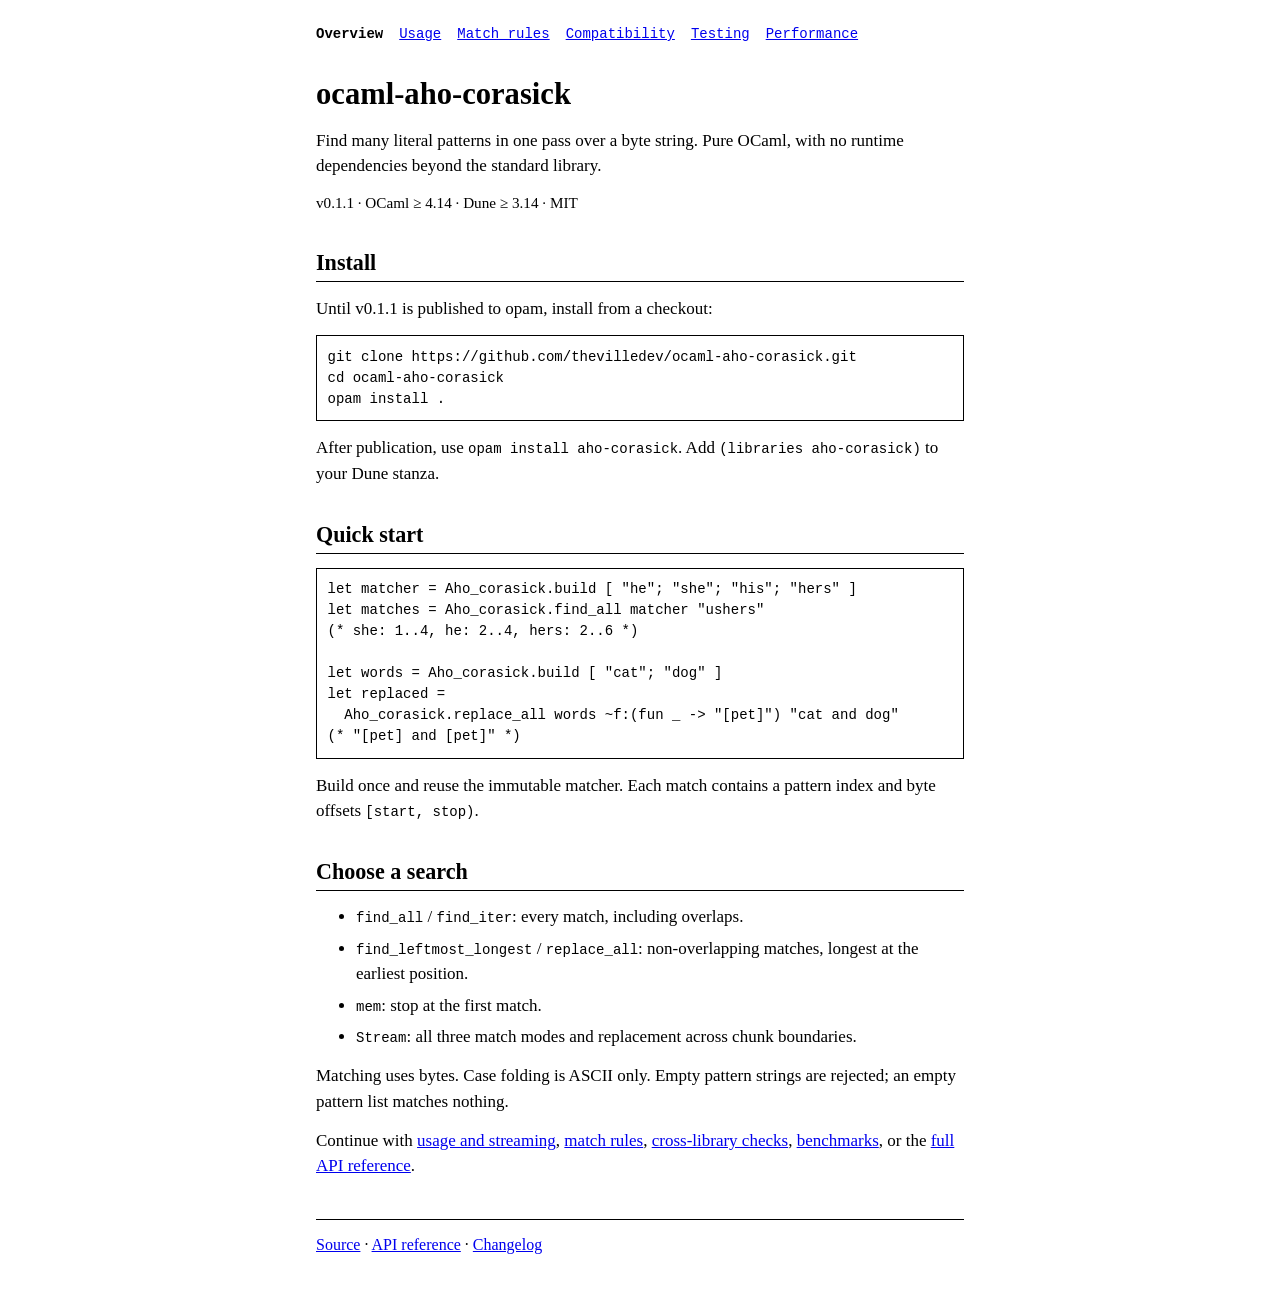
<file: website/index.html>
<!doctype html>
<html lang="en">
  <head>
    <meta charset="utf-8">
    <meta name="viewport" content="width=device-width, initial-scale=1">
    <meta name="description" content="Multi-pattern byte-string matching for OCaml, with overlapping search, replacement, and streaming.">
    <meta name="theme-color" content="#ffffff">
    <meta property="og:type" content="website">
    <meta property="og:title" content="ocaml-aho-corasick">
    <meta property="og:description" content="Multi-pattern byte-string matching for OCaml, with overlapping search, replacement, and streaming.">
    <meta property="og:url" content="https://ville.dev/ocaml-aho-corasick/">
    <meta name="twitter:card" content="summary">
    <meta name="twitter:title" content="ocaml-aho-corasick">
    <meta name="twitter:description" content="Multi-pattern byte-string matching for OCaml, with overlapping search, replacement, and streaming.">
    <link rel="canonical" href="https://ville.dev/ocaml-aho-corasick/">
    <link rel="stylesheet" href="styles.css?v=0.1.0">
    <title>ocaml-aho-corasick: multi-pattern matching for OCaml</title>
  </head>
  <body>
    <a class="skip-link" href="#content">Skip to content</a>
    <nav class="top" aria-label="Primary navigation">
        <a href="index.html" aria-current="page">Overview</a>
        <a href="api.html">Usage</a>
        <a href="semantics.html">Match rules</a>
        <a href="compatibility.html">Compatibility</a>
        <a href="correctness.html">Testing</a>
        <a href="performance.html">Performance</a>
    </nav>
    <main id="content">
      <h1>ocaml-aho-corasick</h1>
      <p>Find many literal patterns in one pass over a byte string.
        Pure OCaml, with no runtime dependencies beyond the standard library.</p>
      <p class="fine">v0.1.1 &middot; OCaml &ge; 4.14 &middot; Dune &ge; 3.14 &middot; MIT</p>

      <h2 id="install">Install</h2>
      <p>Until v0.1.1 is published to opam, install from a checkout:</p>
      <pre><code>git clone https://github.com/thevilledev/ocaml-aho-corasick.git
cd ocaml-aho-corasick
opam install .</code></pre>
      <p>After publication, use <code>opam install aho-corasick</code>.
        Add <code>(libraries aho-corasick)</code> to your Dune stanza.</p>

      <h2 id="quick-start">Quick start</h2>
      <pre><code>let matcher = Aho_corasick.build [ "he"; "she"; "his"; "hers" ]
let matches = Aho_corasick.find_all matcher "ushers"
(* she: 1..4, he: 2..4, hers: 2..6 *)

let words = Aho_corasick.build [ "cat"; "dog" ]
let replaced =
  Aho_corasick.replace_all words ~f:(fun _ -&gt; "[pet]") "cat and dog"
(* "[pet] and [pet]" *)</code></pre>
      <p>Build once and reuse the immutable matcher. Each match contains a
        pattern index and byte offsets <code>[start, stop)</code>.</p>

      <h2 id="searching">Choose a search</h2>
      <ul>
        <li><code>find_all</code> / <code>find_iter</code>: every match, including overlaps.</li>
        <li><code>find_leftmost_longest</code> / <code>replace_all</code>: non-overlapping matches, longest at the earliest position.</li>
        <li><code>mem</code>: stop at the first match.</li>
        <li><code>Stream</code>: all three match modes and replacement across chunk boundaries.</li>
      </ul>
      <p>Matching uses bytes. Case folding is ASCII only. Empty pattern
        strings are rejected; an empty pattern list matches nothing.</p>
      <p>Continue with <a href="api.html">usage and streaming</a>,
        <a href="semantics.html">match rules</a>,
        <a href="compatibility.html">cross-library checks</a>,
        <a href="performance.html">benchmarks</a>, or the
        <a href="api/aho-corasick/Aho_corasick/index.html">full API reference</a>.</p>
    </main>
    <footer>
      <a href="https://github.com/thevilledev/ocaml-aho-corasick">Source</a> &middot;
      <a href="api/aho-corasick/Aho_corasick/index.html">API reference</a> &middot;
      <a href="https://github.com/thevilledev/ocaml-aho-corasick/blob/main/CHANGES.md">Changelog</a>
    </footer>
  </body>
</html>
</file>
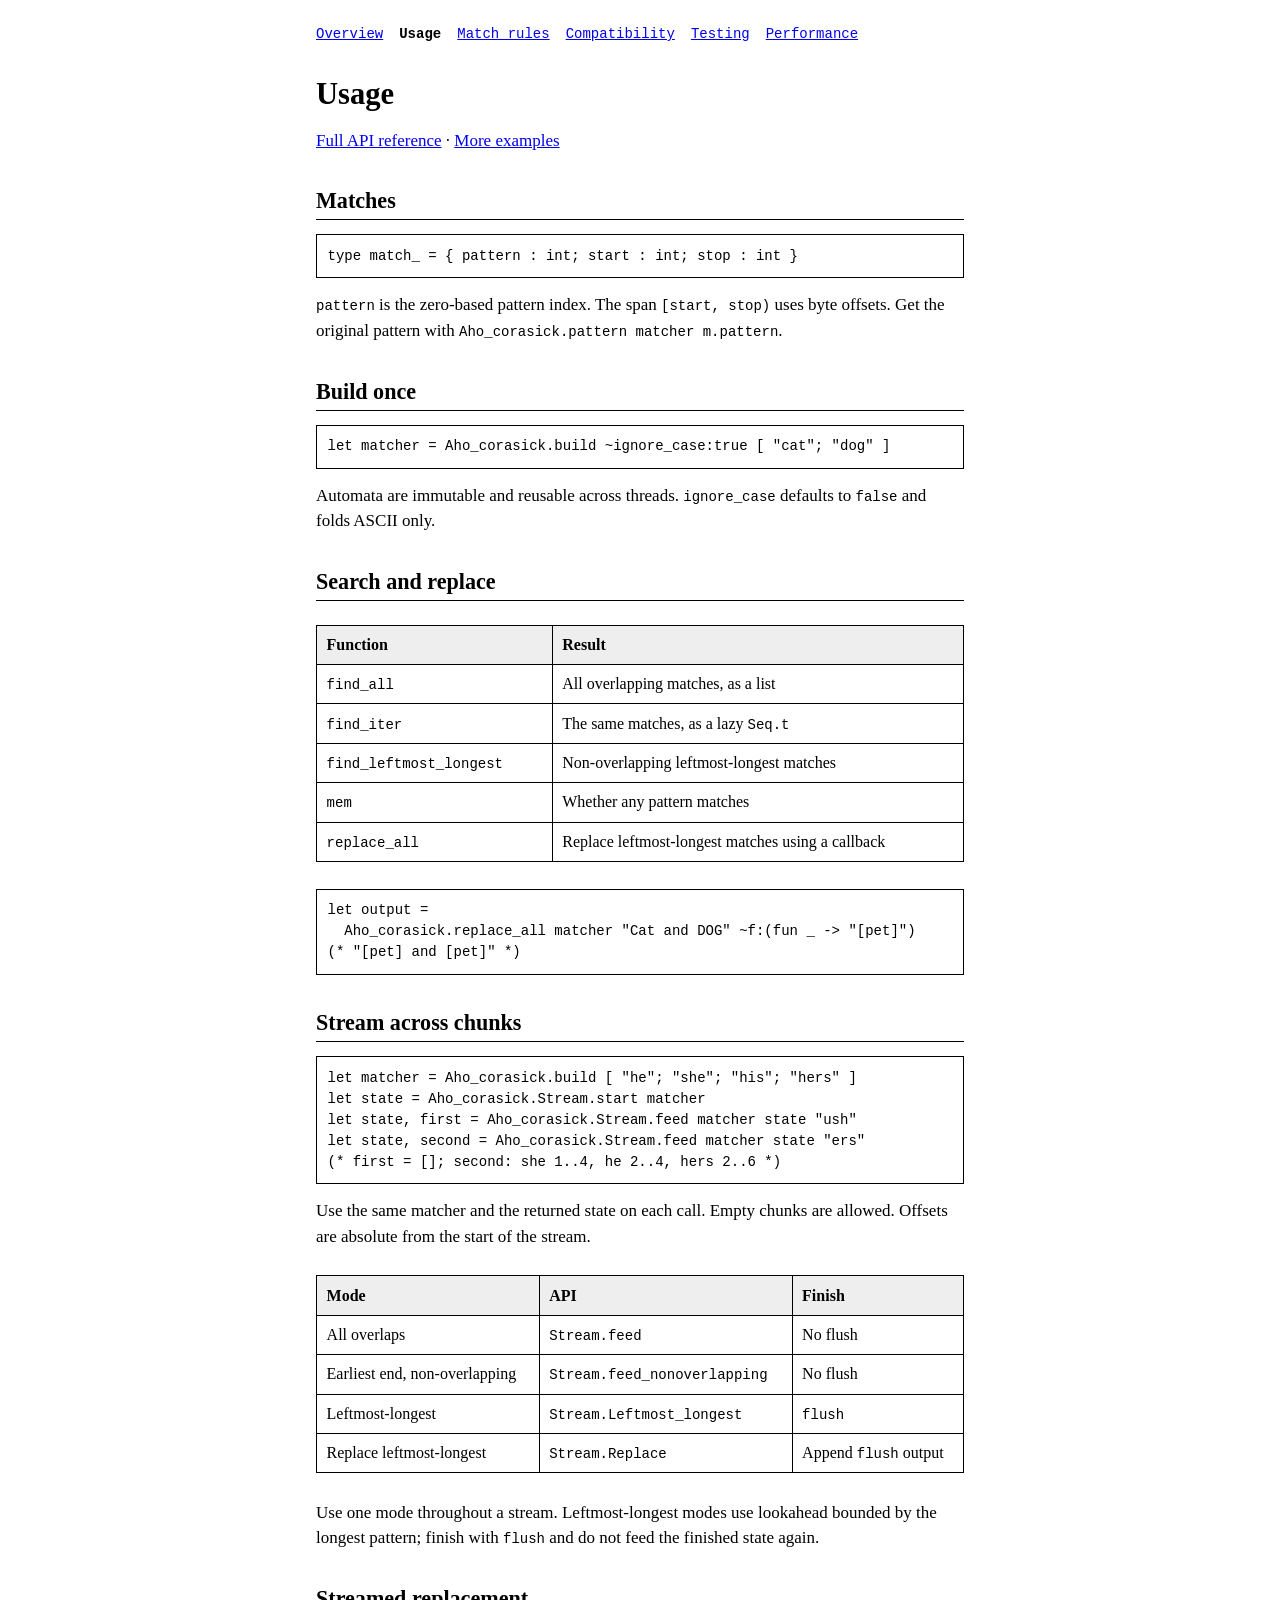
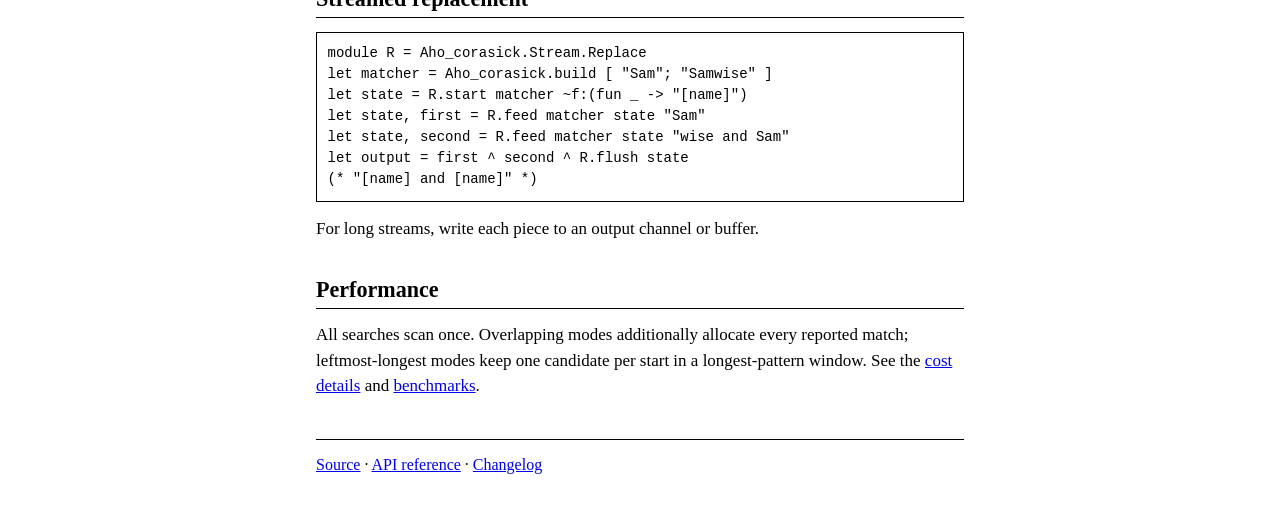
<file: website/api.html>
<!doctype html>
<html lang="en">
  <head>
    <meta charset="utf-8">
    <meta name="viewport" content="width=device-width, initial-scale=1">
    <meta name="description" content="Build a matcher, choose a search mode, and process chunks with the OCaml streaming API.">
    <meta name="theme-color" content="#ffffff">
    <meta property="og:type" content="website">
    <meta property="og:title" content="Usage">
    <meta property="og:description" content="Build a matcher, choose a search mode, and process chunks with the OCaml streaming API.">
    <meta property="og:url" content="https://ville.dev/ocaml-aho-corasick/api.html">
    <meta name="twitter:card" content="summary">
    <meta name="twitter:title" content="Usage">
    <meta name="twitter:description" content="Build a matcher, choose a search mode, and process chunks with the OCaml streaming API.">
    <link rel="canonical" href="https://ville.dev/ocaml-aho-corasick/api.html">
    <link rel="stylesheet" href="styles.css?v=0.1.0">
    <title>Usage — ocaml-aho-corasick</title>
  </head>
  <body>
    <a class="skip-link" href="#content">Skip to content</a>
    <nav class="top" aria-label="Primary navigation">
        <a href="index.html">Overview</a>
        <a href="api.html" aria-current="page">Usage</a>
        <a href="semantics.html">Match rules</a>
        <a href="compatibility.html">Compatibility</a>
        <a href="correctness.html">Testing</a>
        <a href="performance.html">Performance</a>
    </nav>
    <main id="content">
      <h1>Usage</h1>
      <p><a href="api/aho-corasick/Aho_corasick/index.html">Full API reference</a>
        &middot; <a href="https://github.com/thevilledev/ocaml-aho-corasick/blob/main/docs/usage.md">More examples</a></p>

      <h2 id="types">Matches</h2>
      <pre><code>type match_ = { pattern : int; start : int; stop : int }</code></pre>
      <p><code>pattern</code> is the zero-based pattern index. The span
        <code>[start, stop)</code> uses byte offsets. Get the original pattern
        with <code>Aho_corasick.pattern matcher m.pattern</code>.</p>

      <h2 id="building">Build once</h2>
      <pre><code>let matcher = Aho_corasick.build ~ignore_case:true [ "cat"; "dog" ]</code></pre>
      <p>Automata are immutable and reusable across threads.
        <code>ignore_case</code> defaults to <code>false</code> and folds ASCII only.</p>

      <h2 id="searching">Search and replace</h2>
      <div class="table-scroll"><table>
        <thead><tr><th scope="col">Function</th><th scope="col">Result</th></tr></thead>
        <tbody>
          <tr><td><code>find_all</code></td><td>All overlapping matches, as a list</td></tr>
          <tr><td><code>find_iter</code></td><td>The same matches, as a lazy <code>Seq.t</code></td></tr>
          <tr><td><code>find_leftmost_longest</code></td><td>Non-overlapping leftmost-longest matches</td></tr>
          <tr><td><code>mem</code></td><td>Whether any pattern matches</td></tr>
          <tr><td><code>replace_all</code></td><td>Replace leftmost-longest matches using a callback</td></tr>
        </tbody>
      </table></div>
      <pre><code>let output =
  Aho_corasick.replace_all matcher "Cat and DOG" ~f:(fun _ -&gt; "[pet]")
(* "[pet] and [pet]" *)</code></pre>

      <h2 id="streaming">Stream across chunks</h2>
      <pre><code>let matcher = Aho_corasick.build [ "he"; "she"; "his"; "hers" ]
let state = Aho_corasick.Stream.start matcher
let state, first = Aho_corasick.Stream.feed matcher state "ush"
let state, second = Aho_corasick.Stream.feed matcher state "ers"
(* first = []; second: she 1..4, he 2..4, hers 2..6 *)</code></pre>
      <p>Use the same matcher and the returned state on each call. Empty
        chunks are allowed. Offsets are absolute from the start of the stream.</p>
      <div class="table-scroll"><table>
        <thead><tr><th scope="col">Mode</th><th scope="col">API</th><th scope="col">Finish</th></tr></thead>
        <tbody>
          <tr><td>All overlaps</td><td><code>Stream.feed</code></td><td>No flush</td></tr>
          <tr><td>Earliest end, non-overlapping</td><td><code>Stream.feed_nonoverlapping</code></td><td>No flush</td></tr>
          <tr><td>Leftmost-longest</td><td><code>Stream.Leftmost_longest</code></td><td><code>flush</code></td></tr>
          <tr><td>Replace leftmost-longest</td><td><code>Stream.Replace</code></td><td>Append <code>flush</code> output</td></tr>
        </tbody>
      </table></div>
      <p>Use one mode throughout a stream. Leftmost-longest modes use
        lookahead bounded by the longest pattern; finish with <code>flush</code>
        and do not feed the finished state again.</p>

      <h2 id="recipes">Streamed replacement</h2>
      <pre><code>module R = Aho_corasick.Stream.Replace
let matcher = Aho_corasick.build [ "Sam"; "Samwise" ]
let state = R.start matcher ~f:(fun _ -&gt; "[name]")
let state, first = R.feed matcher state "Sam"
let state, second = R.feed matcher state "wise and Sam"
let output = first ^ second ^ R.flush state
(* "[name] and [name]" *)</code></pre>
      <p>For long streams, write each piece to an output channel or buffer.</p>
      <h2 id="cost">Performance</h2>
      <p>All searches scan once. Overlapping modes additionally allocate every
        reported match; leftmost-longest modes keep one candidate per start
        in a longest-pattern window. See the
        <a href="semantics.html#performance">cost details</a> and
        <a href="performance.html">benchmarks</a>.</p>
    </main>
    <footer>
      <a href="https://github.com/thevilledev/ocaml-aho-corasick">Source</a> &middot;
      <a href="api/aho-corasick/Aho_corasick/index.html">API reference</a> &middot;
      <a href="https://github.com/thevilledev/ocaml-aho-corasick/blob/main/CHANGES.md">Changelog</a>
    </footer>
  </body>
</html>
</file>
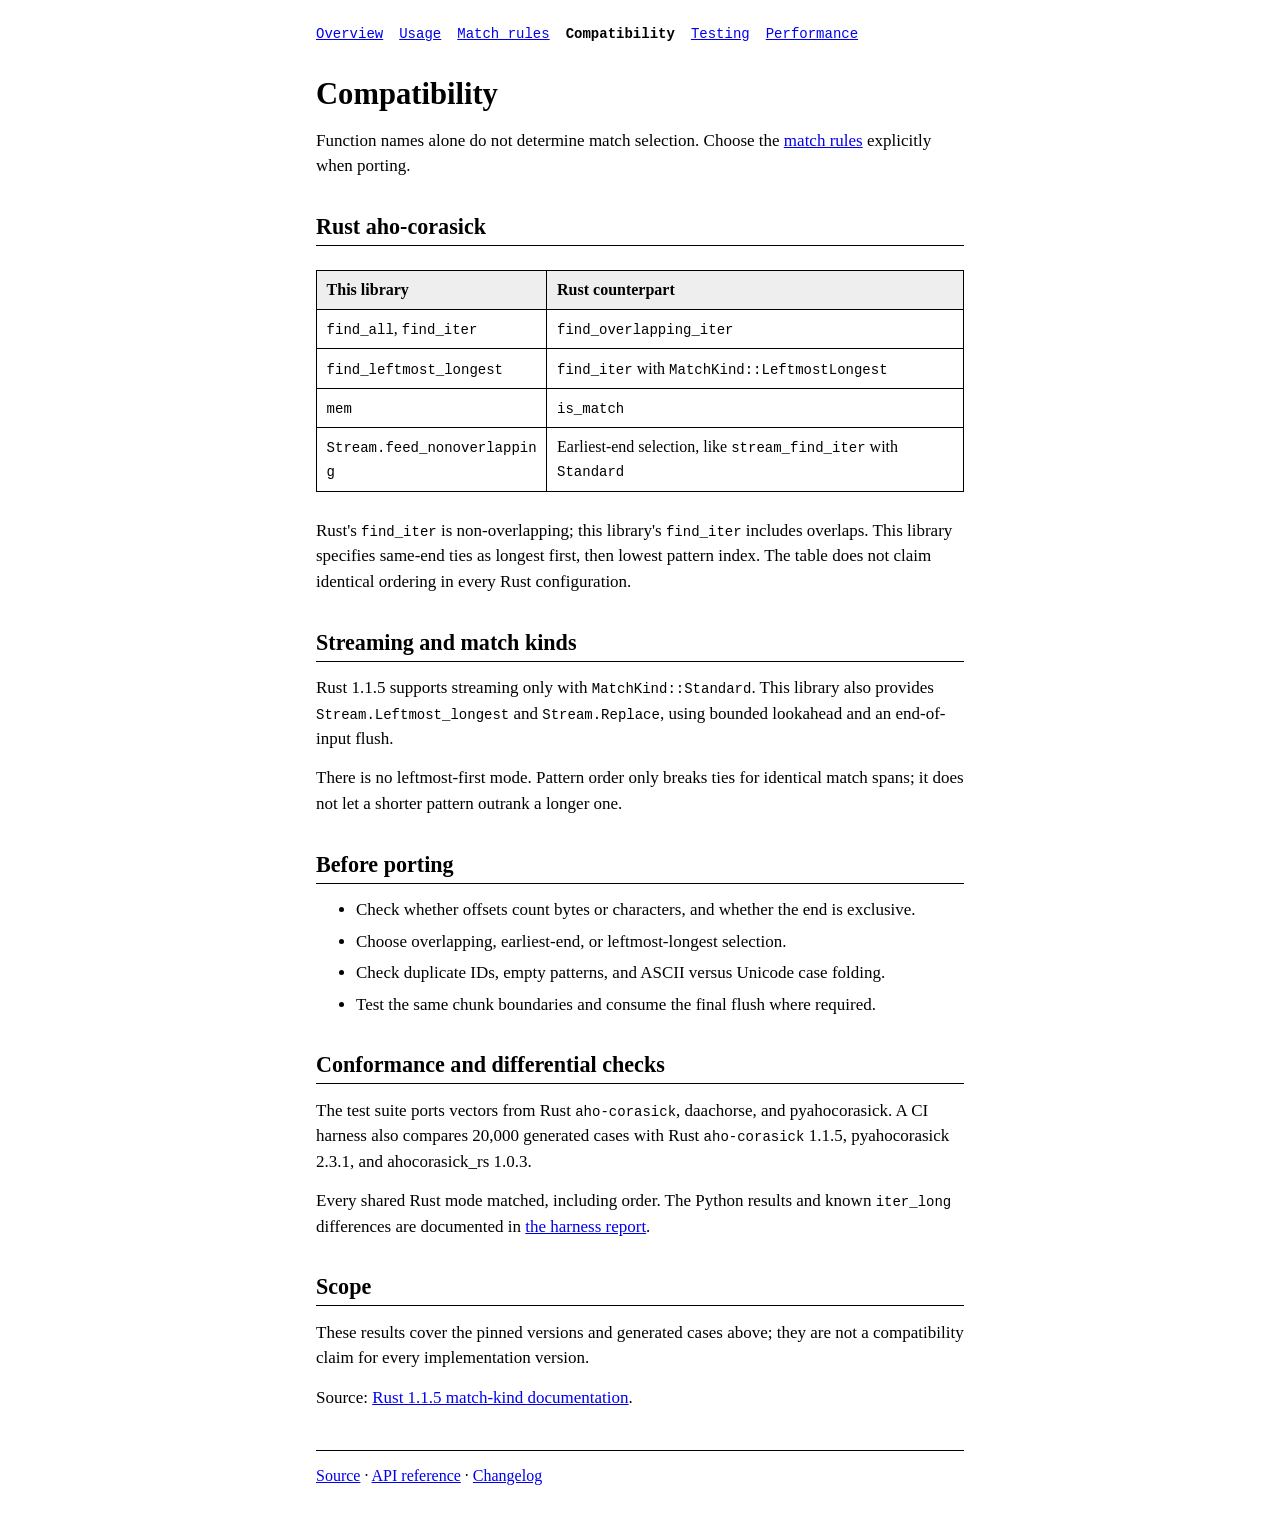
<file: website/compatibility.html>
<!doctype html>
<html lang="en">
  <head>
    <meta charset="utf-8">
    <meta name="viewport" content="width=device-width, initial-scale=1">
    <meta name="description" content="Map OCaml search functions to Rust aho-corasick and check porting assumptions.">
    <meta name="theme-color" content="#ffffff">
    <meta property="og:type" content="website">
    <meta property="og:title" content="Compatibility">
    <meta property="og:description" content="Map OCaml search functions to Rust aho-corasick and check porting assumptions.">
    <meta property="og:url" content="https://ville.dev/ocaml-aho-corasick/compatibility.html">
    <meta name="twitter:card" content="summary">
    <meta name="twitter:title" content="Compatibility">
    <meta name="twitter:description" content="Map OCaml search functions to Rust aho-corasick and check porting assumptions.">
    <link rel="canonical" href="https://ville.dev/ocaml-aho-corasick/compatibility.html">
    <link rel="stylesheet" href="styles.css?v=0.1.0">
    <title>Compatibility — ocaml-aho-corasick</title>
  </head>
  <body>
    <a class="skip-link" href="#content">Skip to content</a>
    <nav class="top" aria-label="Primary navigation">
        <a href="index.html">Overview</a>
        <a href="api.html">Usage</a>
        <a href="semantics.html">Match rules</a>
        <a href="compatibility.html" aria-current="page">Compatibility</a>
        <a href="correctness.html">Testing</a>
        <a href="performance.html">Performance</a>
    </nav>
    <main id="content">
      <h1>Compatibility</h1>
      <p>Function names alone do not determine match selection. Choose the
        <a href="semantics.html">match rules</a> explicitly when porting.</p>
      <h2 id="mapping">Rust aho-corasick</h2>
      <div class="table-scroll"><table>
        <thead><tr><th scope="col">This library</th><th scope="col">Rust counterpart</th></tr></thead>
        <tbody>
          <tr><td><code>find_all</code>, <code>find_iter</code></td><td><code>find_overlapping_iter</code></td></tr>
          <tr><td><code>find_leftmost_longest</code></td><td><code>find_iter</code> with <code>MatchKind::LeftmostLongest</code></td></tr>
          <tr><td><code>mem</code></td><td><code>is_match</code></td></tr>
          <tr><td><code>Stream.feed_nonoverlapping</code></td><td>Earliest-end selection, like <code>stream_find_iter</code> with <code>Standard</code></td></tr>
        </tbody>
      </table></div>
      <p>Rust's <code>find_iter</code> is non-overlapping; this library's
        <code>find_iter</code> includes overlaps. This library specifies
        same-end ties as longest first, then lowest pattern index. The table
        does not claim identical ordering in every Rust configuration.</p>
      <h2 id="kinds">Streaming and match kinds</h2>
      <p>Rust 1.1.5 supports streaming only with <code>MatchKind::Standard</code>.
        This library also provides <code>Stream.Leftmost_longest</code> and
        <code>Stream.Replace</code>, using bounded lookahead and an end-of-input flush.</p>
      <p>There is no leftmost-first mode. Pattern order only breaks ties for
        identical match spans; it does not let a shorter pattern outrank a longer one.</p>
      <h2 id="checklist">Before porting</h2>
      <ul>
        <li>Check whether offsets count bytes or characters, and whether the end is exclusive.</li>
        <li>Choose overlapping, earliest-end, or leftmost-longest selection.</li>
        <li>Check duplicate IDs, empty patterns, and ASCII versus Unicode case folding.</li>
        <li>Test the same chunk boundaries and consume the final flush where required.</li>
      </ul>
      <h2 id="differential">Conformance and differential checks</h2>
      <p>The test suite ports vectors from Rust <code>aho-corasick</code>,
        daachorse, and pyahocorasick. A CI harness also compares 20,000
        generated cases with Rust <code>aho-corasick</code> 1.1.5,
        pyahocorasick 2.3.1, and ahocorasick_rs 1.0.3.</p>
      <p>Every shared Rust mode matched, including order. The Python results
        and known <code>iter_long</code> differences are documented in
        <a href="https://github.com/thevilledev/ocaml-aho-corasick/blob/main/compat/README.md">the harness report</a>.</p>
      <h2 id="not-claimed">Scope</h2>
      <p>These results cover the pinned versions and generated cases above;
        they are not a compatibility claim for every implementation version.</p>
      <p>Source: <a href="https://docs.rs/aho-corasick/1.1.5/aho_corasick/enum.MatchKind.html">Rust 1.1.5 match-kind documentation</a>.</p>
    </main>
    <footer>
      <a href="https://github.com/thevilledev/ocaml-aho-corasick">Source</a> &middot;
      <a href="api/aho-corasick/Aho_corasick/index.html">API reference</a> &middot;
      <a href="https://github.com/thevilledev/ocaml-aho-corasick/blob/main/CHANGES.md">Changelog</a>
    </footer>
  </body>
</html>
</file>
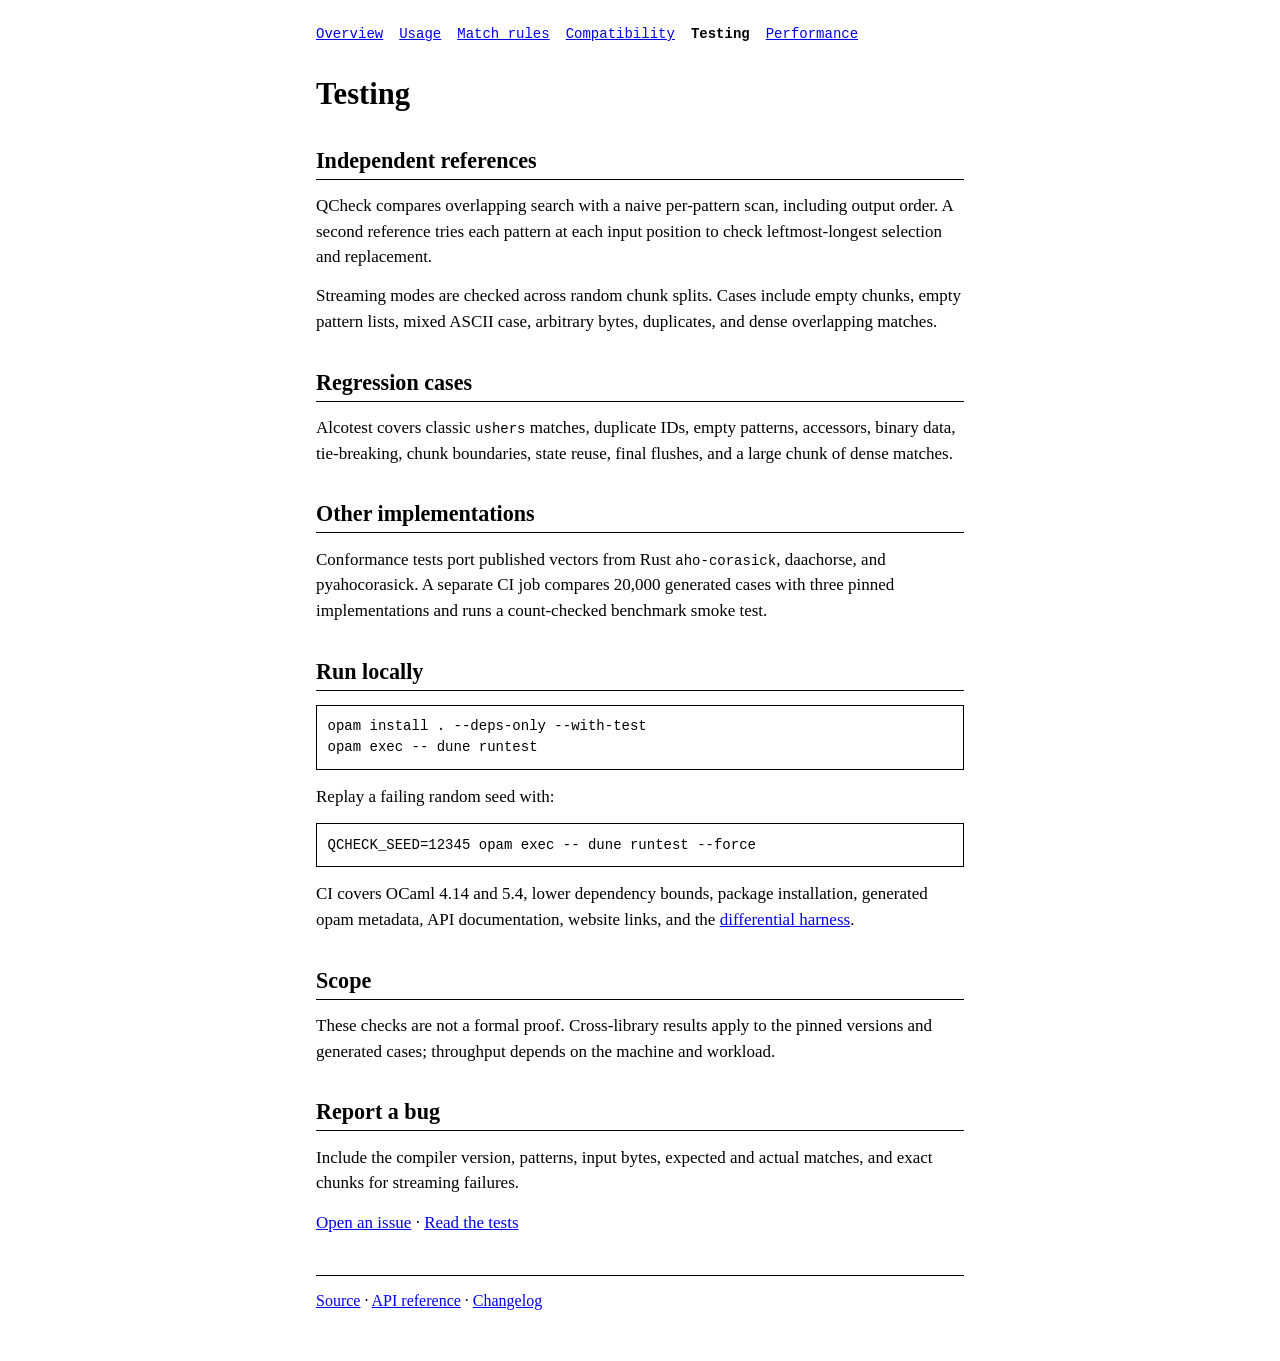
<file: website/correctness.html>
<!doctype html>
<html lang="en">
  <head>
    <meta charset="utf-8">
    <meta name="viewport" content="width=device-width, initial-scale=1">
    <meta name="description" content="How the library is checked with unit tests, independent reference scans, and random chunk splits.">
    <meta name="theme-color" content="#ffffff">
    <meta property="og:type" content="website">
    <meta property="og:title" content="Testing">
    <meta property="og:description" content="How the library is checked with unit tests, independent reference scans, and random chunk splits.">
    <meta property="og:url" content="https://ville.dev/ocaml-aho-corasick/correctness.html">
    <meta name="twitter:card" content="summary">
    <meta name="twitter:title" content="Testing">
    <meta name="twitter:description" content="How the library is checked with unit tests, independent reference scans, and random chunk splits.">
    <link rel="canonical" href="https://ville.dev/ocaml-aho-corasick/correctness.html">
    <link rel="stylesheet" href="styles.css?v=0.1.0">
    <title>Testing — ocaml-aho-corasick</title>
  </head>
  <body>
    <a class="skip-link" href="#content">Skip to content</a>
    <nav class="top" aria-label="Primary navigation">
        <a href="index.html">Overview</a>
        <a href="api.html">Usage</a>
        <a href="semantics.html">Match rules</a>
        <a href="compatibility.html">Compatibility</a>
        <a href="correctness.html" aria-current="page">Testing</a>
        <a href="performance.html">Performance</a>
    </nav>
    <main id="content">
      <h1>Testing</h1>
      <h2 id="oracle">Independent references</h2>
      <p>QCheck compares overlapping search with a naive per-pattern scan,
        including output order. A second reference tries each pattern at
        each input position to check leftmost-longest selection and replacement.</p>
      <p>Streaming modes are checked across random chunk splits. Cases include
        empty chunks, empty pattern lists, mixed ASCII case, arbitrary bytes,
        duplicates, and dense overlapping matches.</p>
      <h2 id="examples">Regression cases</h2>
      <p>Alcotest covers classic <code>ushers</code> matches, duplicate IDs,
        empty patterns, accessors, binary data, tie-breaking, chunk boundaries,
        state reuse, final flushes, and a large chunk of dense matches.</p>
      <h2 id="conformance">Other implementations</h2>
      <p>Conformance tests port published vectors from Rust
        <code>aho-corasick</code>, daachorse, and pyahocorasick. A separate CI
        job compares 20,000 generated cases with three pinned implementations
        and runs a count-checked benchmark smoke test.</p>
      <h2 id="running">Run locally</h2>
      <pre><code>opam install . --deps-only --with-test
opam exec -- dune runtest</code></pre>
      <p>Replay a failing random seed with:</p>
      <pre><code>QCHECK_SEED=12345 opam exec -- dune runtest --force</code></pre>
      <p>CI covers OCaml 4.14 and 5.4, lower dependency bounds, package
        installation, generated opam metadata, API documentation, website
        links, and the <a href="compatibility.html#differential">differential harness</a>.</p>
      <h2 id="limits">Scope</h2>
      <p>These checks are not a formal proof. Cross-library results apply to
        the pinned versions and generated cases; throughput depends on the
        machine and workload.</p>
      <h2 id="reporting">Report a bug</h2>
      <p>Include the compiler version, patterns, input bytes, expected and
        actual matches, and exact chunks for streaming failures.</p>
      <p><a href="https://github.com/thevilledev/ocaml-aho-corasick/issues">Open an issue</a>
        &middot; <a href="https://github.com/thevilledev/ocaml-aho-corasick/blob/main/test/test_aho_corasick.ml">Read the tests</a></p>
    </main>
    <footer>
      <a href="https://github.com/thevilledev/ocaml-aho-corasick">Source</a> &middot;
      <a href="api/aho-corasick/Aho_corasick/index.html">API reference</a> &middot;
      <a href="https://github.com/thevilledev/ocaml-aho-corasick/blob/main/CHANGES.md">Changelog</a>
    </footer>
  </body>
</html>
</file>
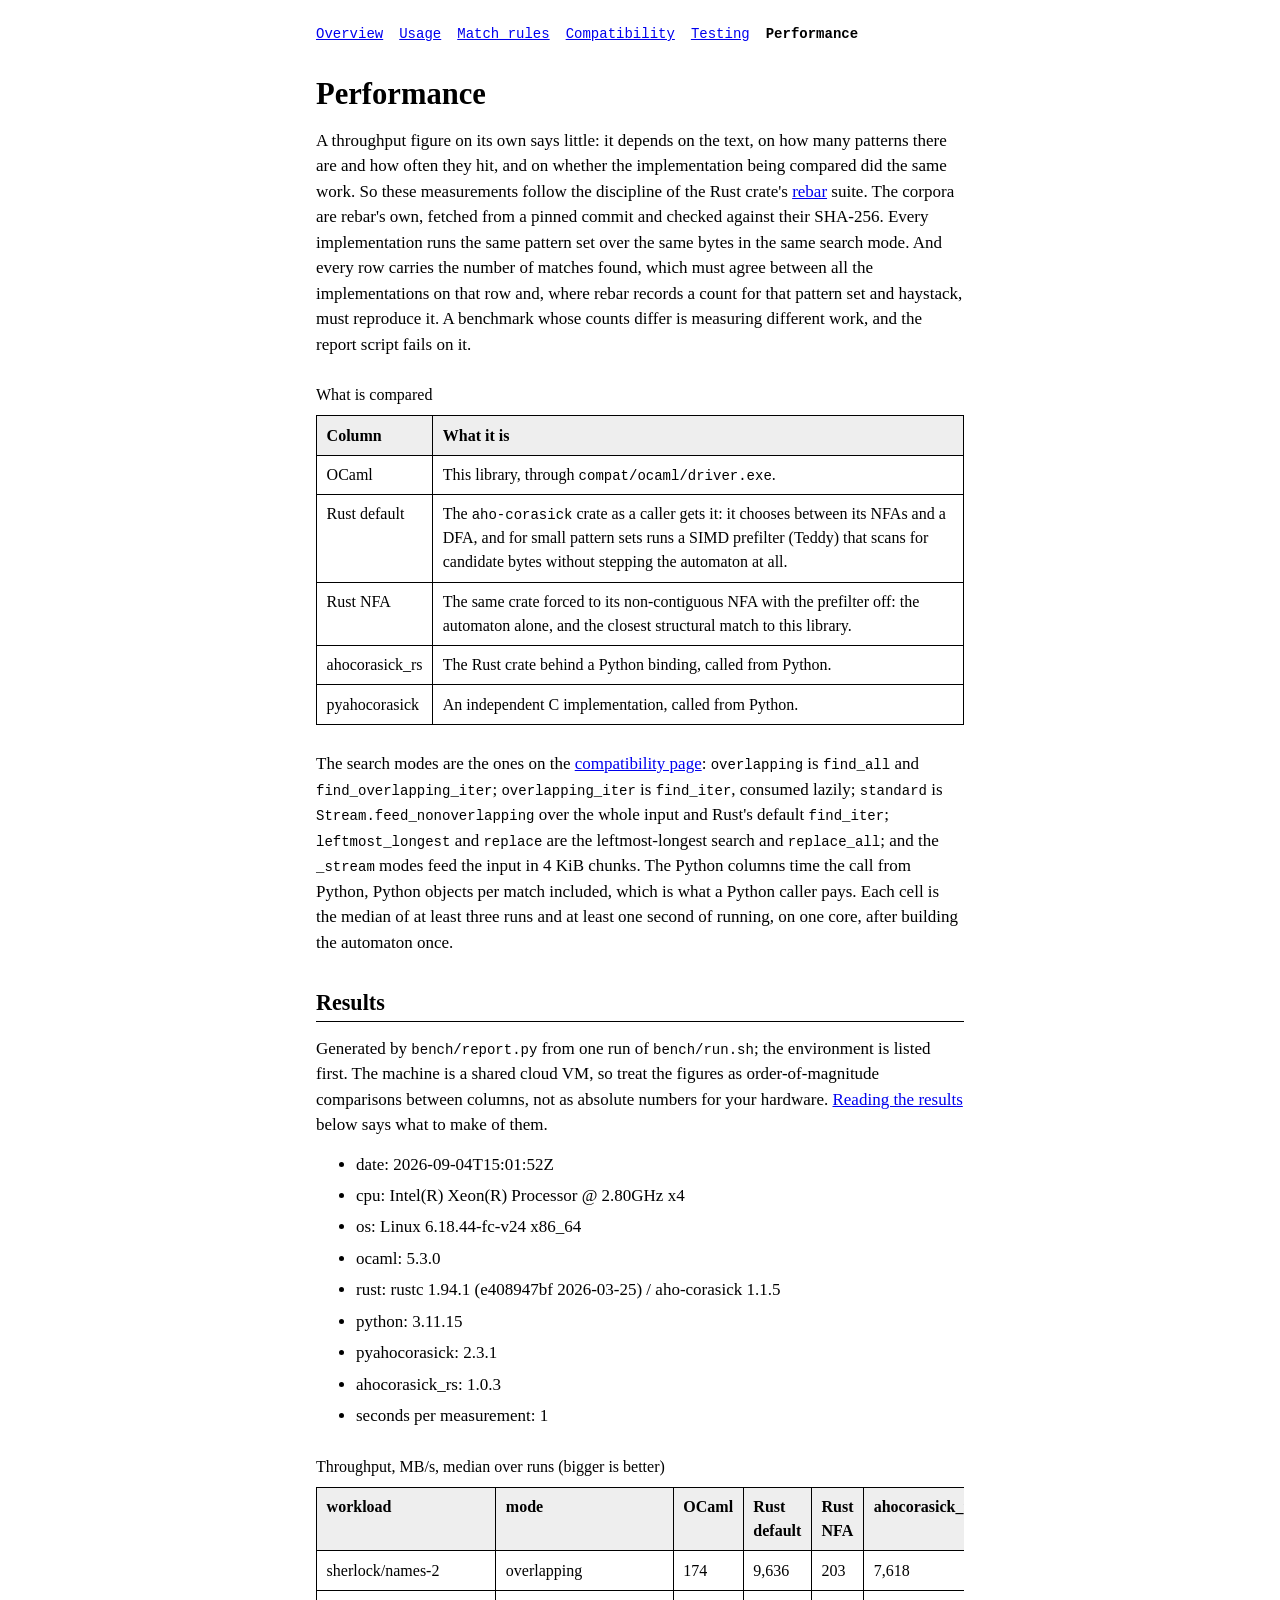
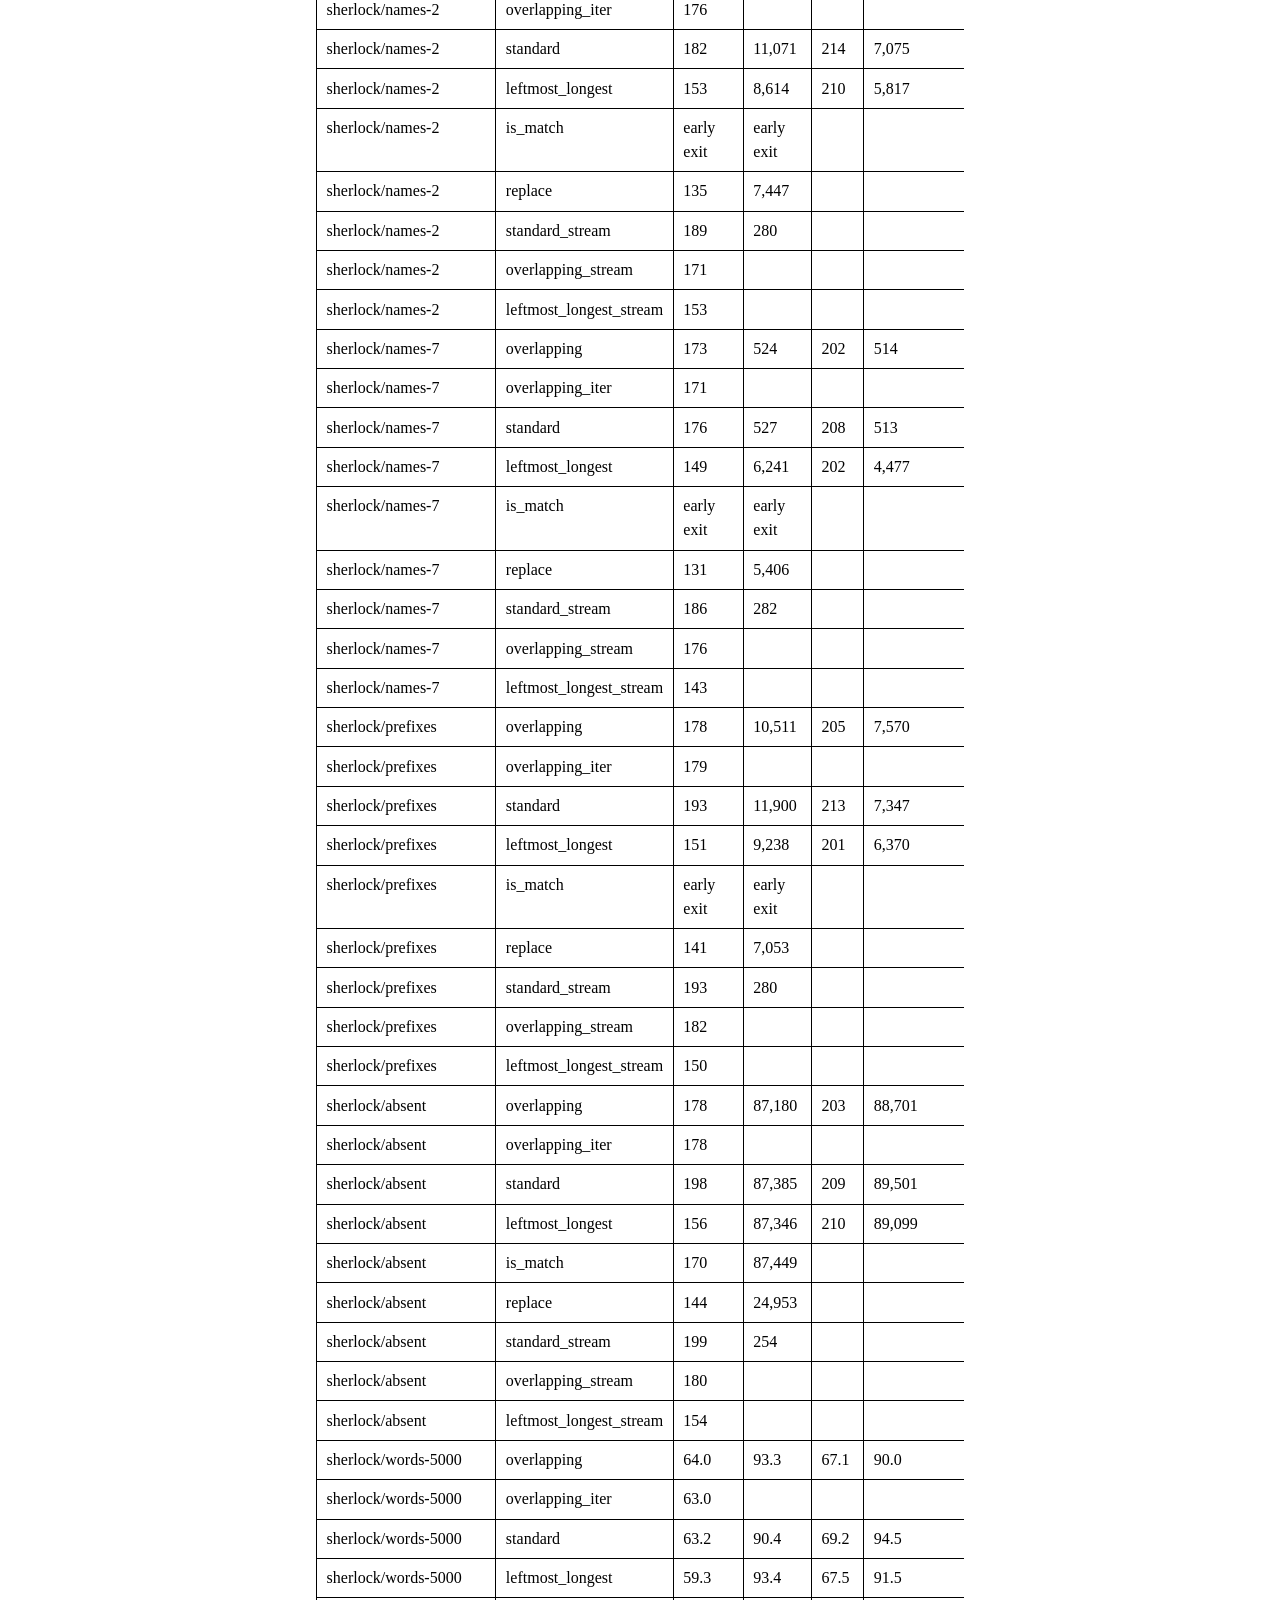
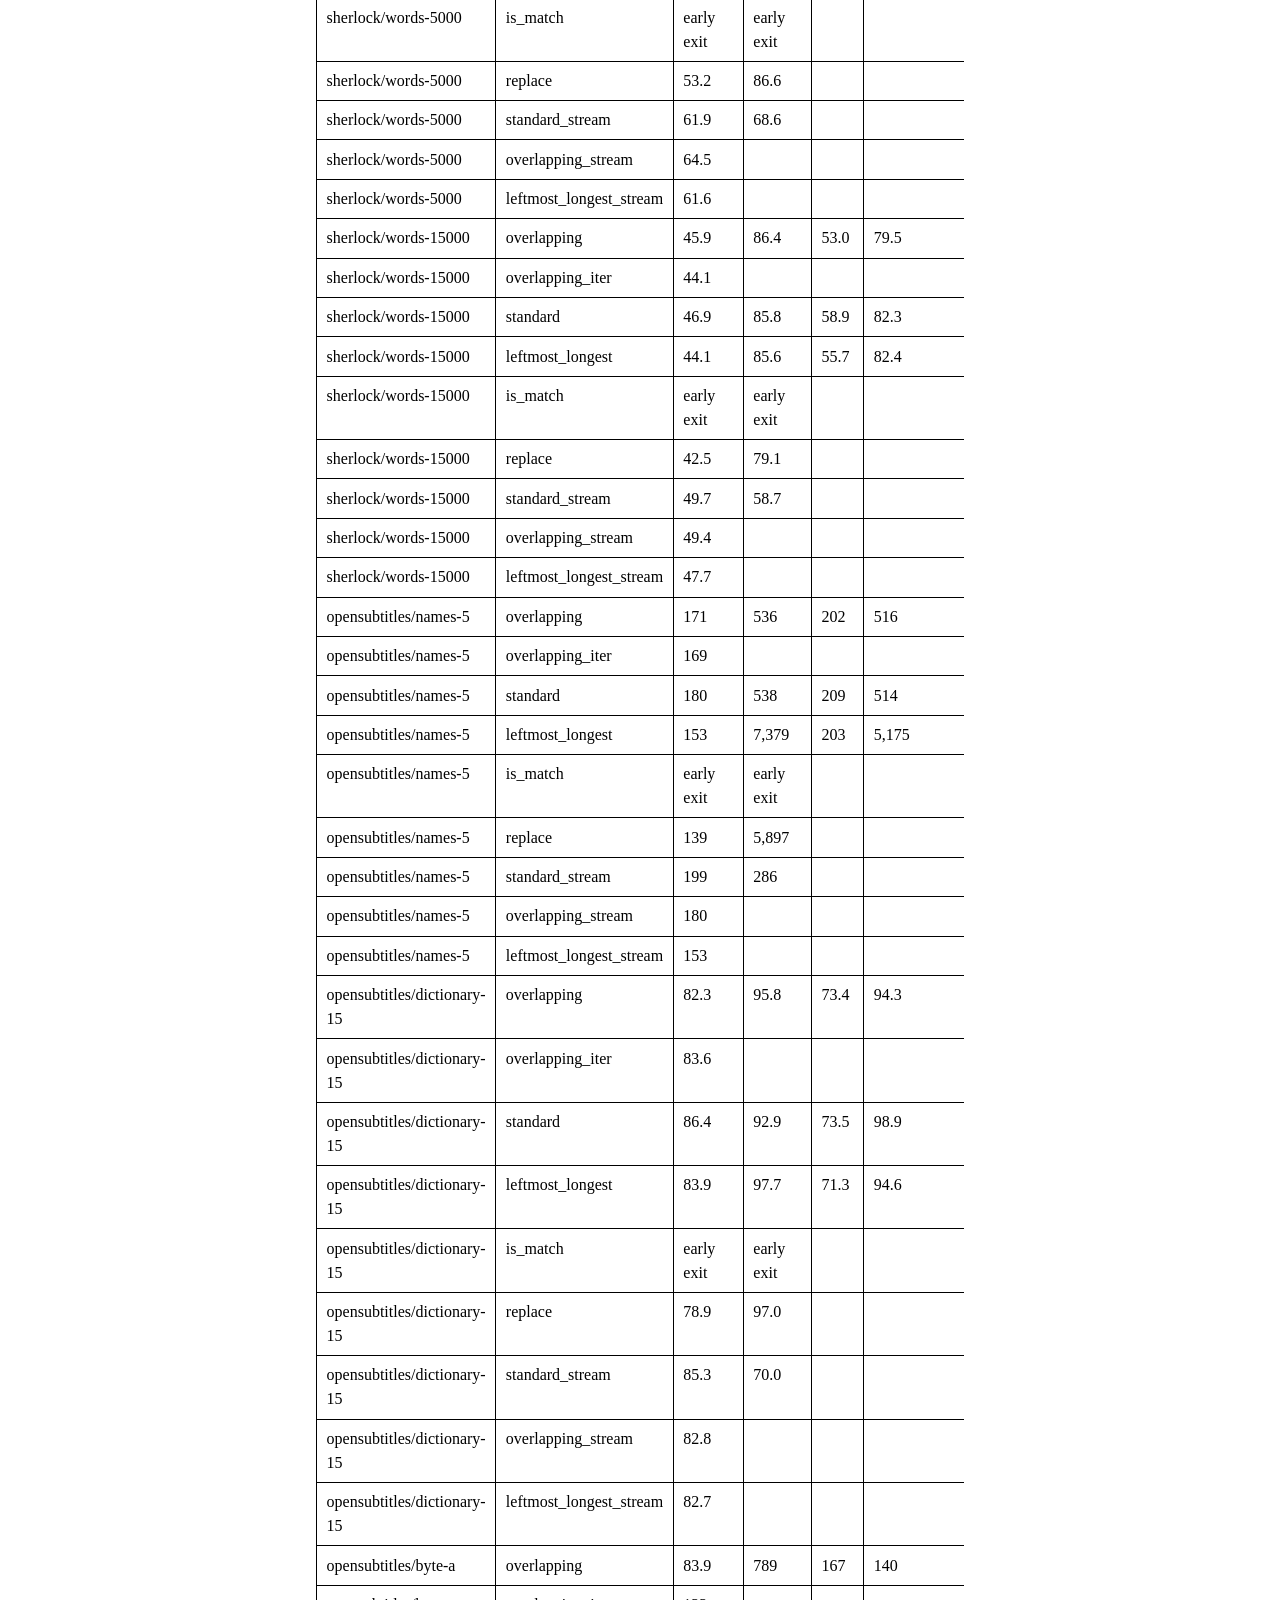
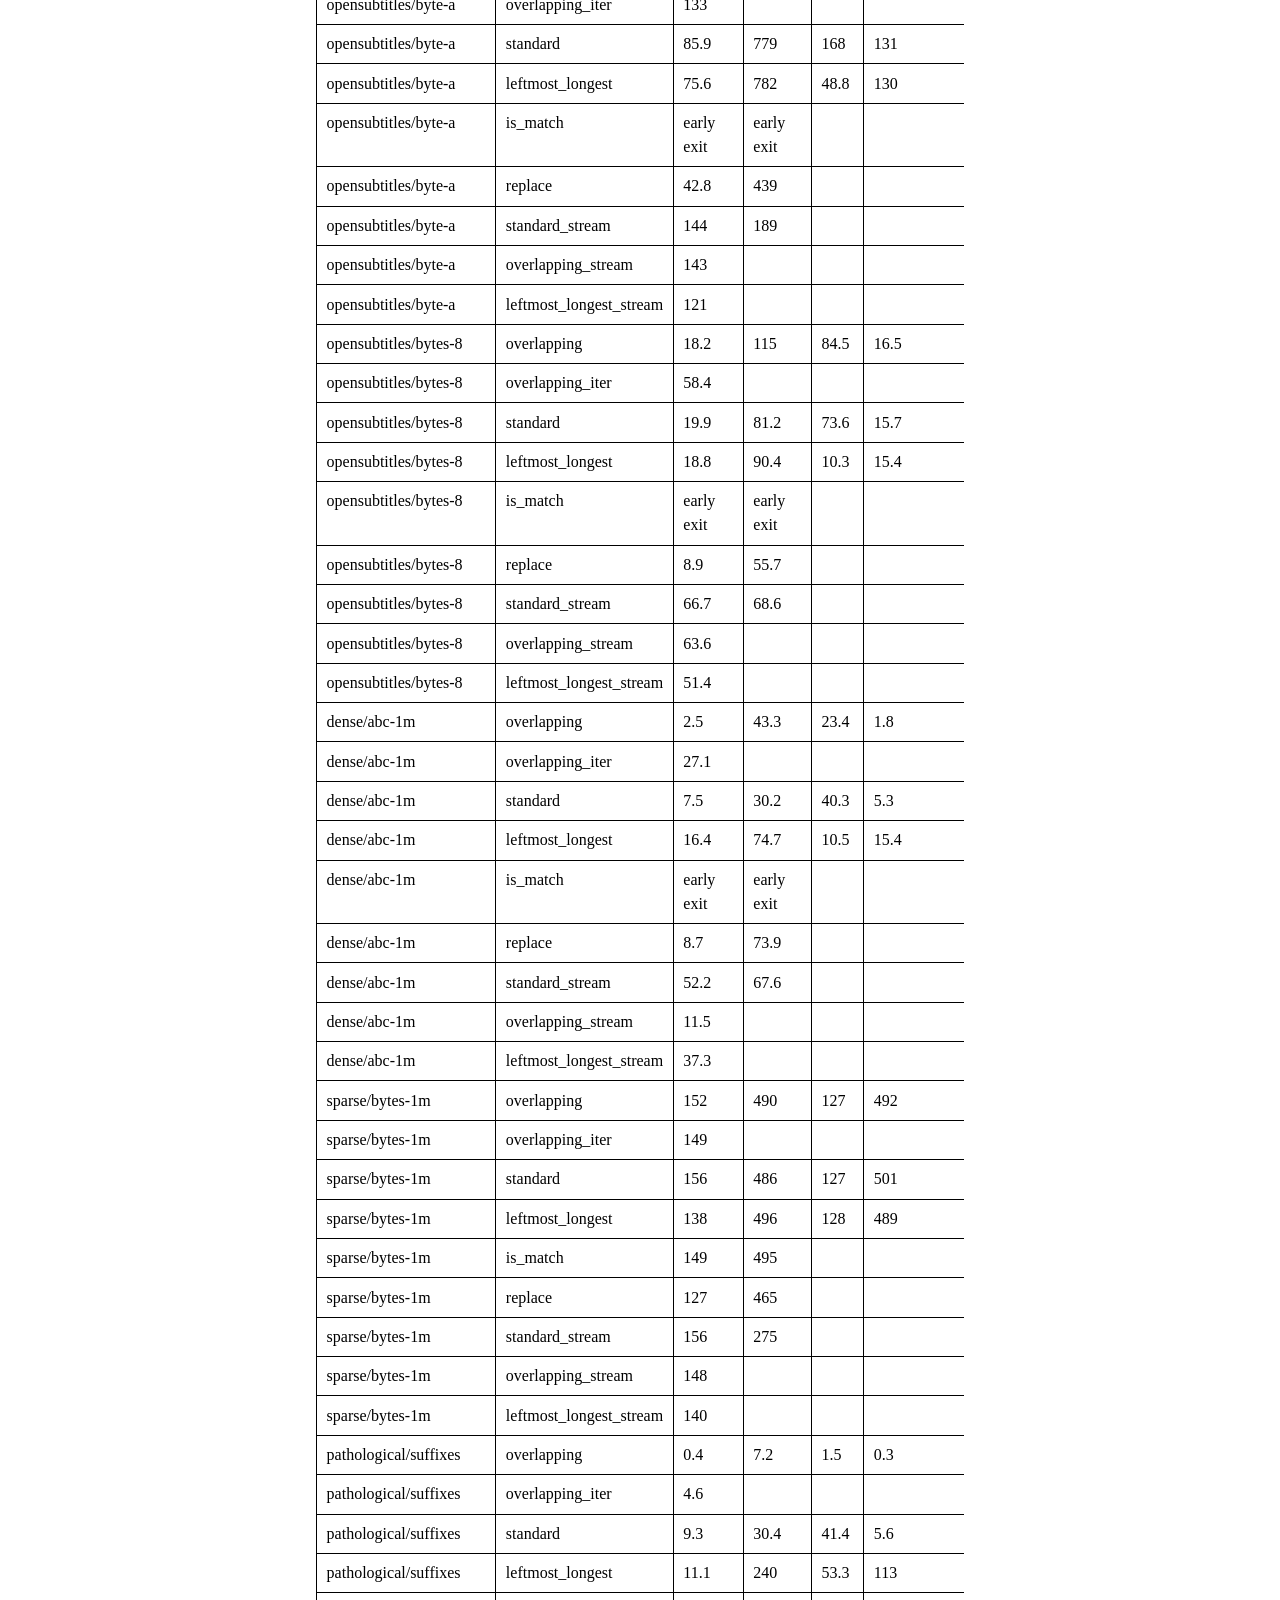
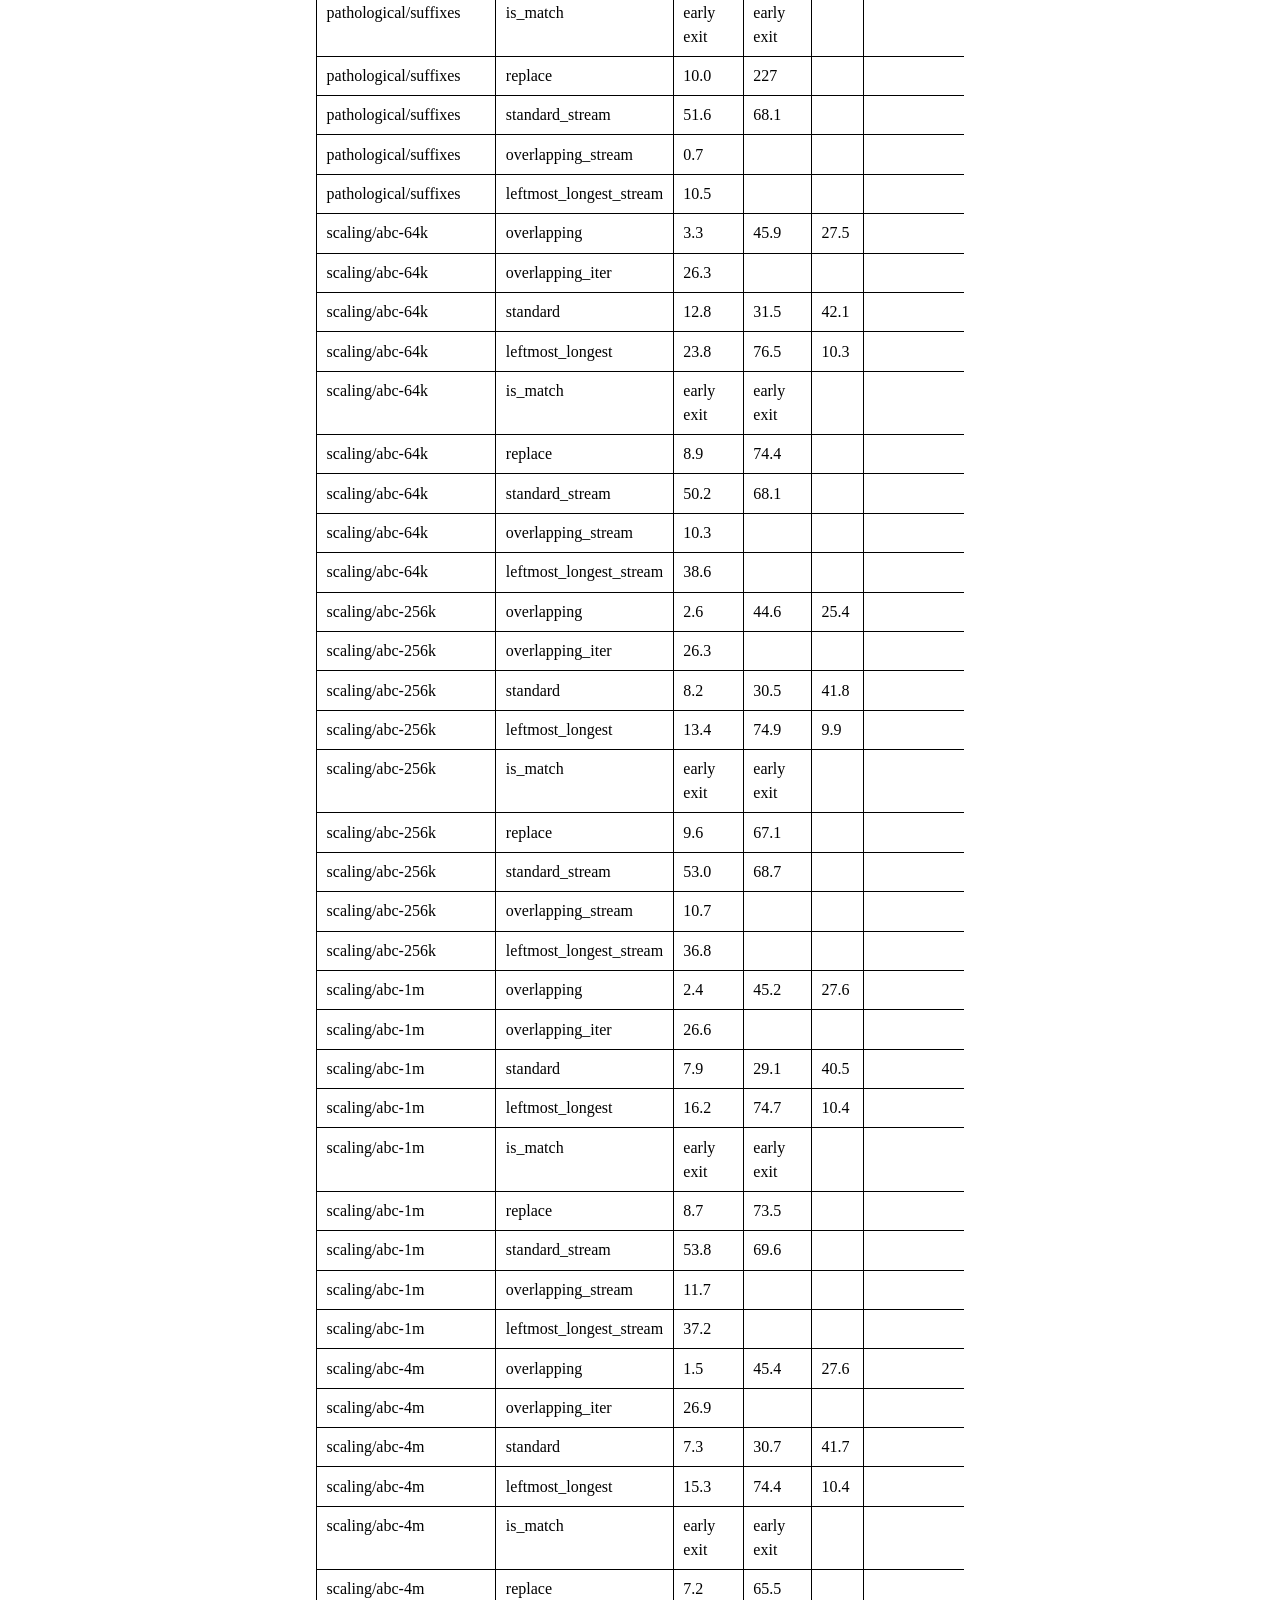
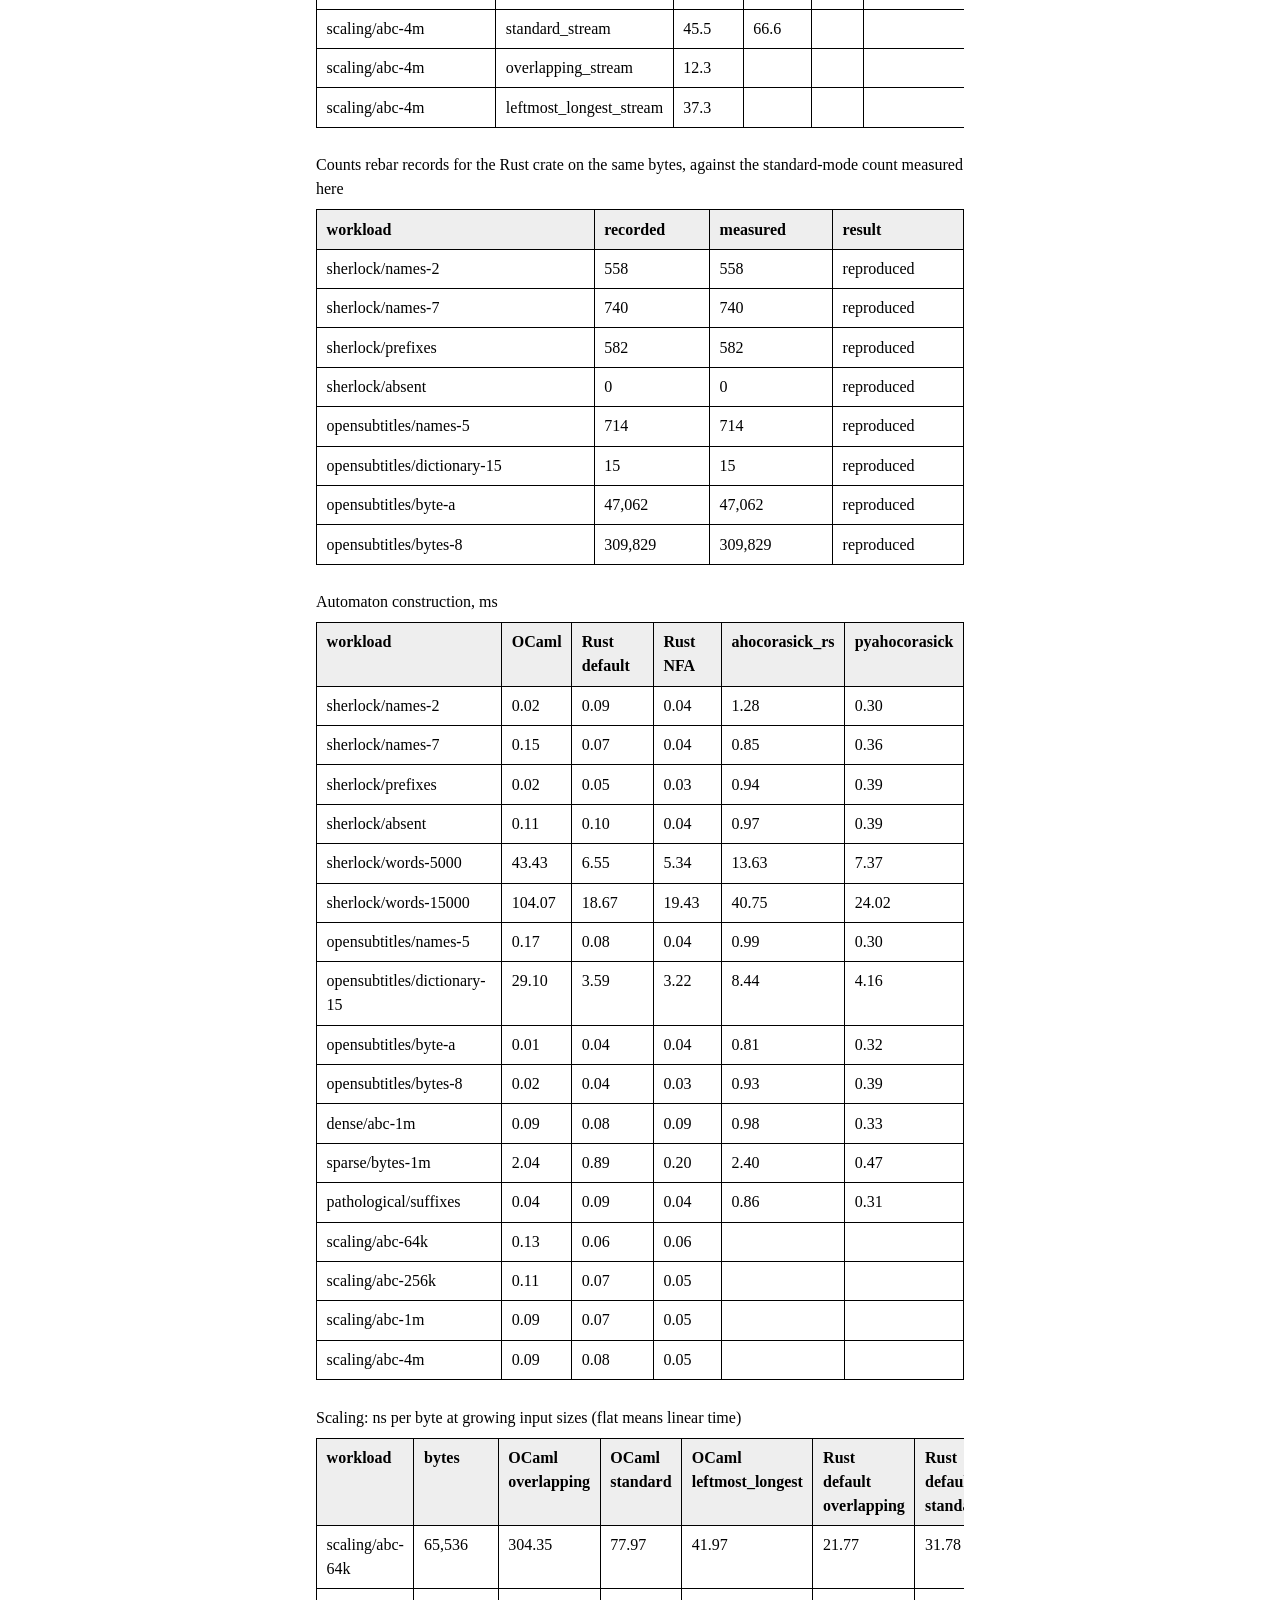
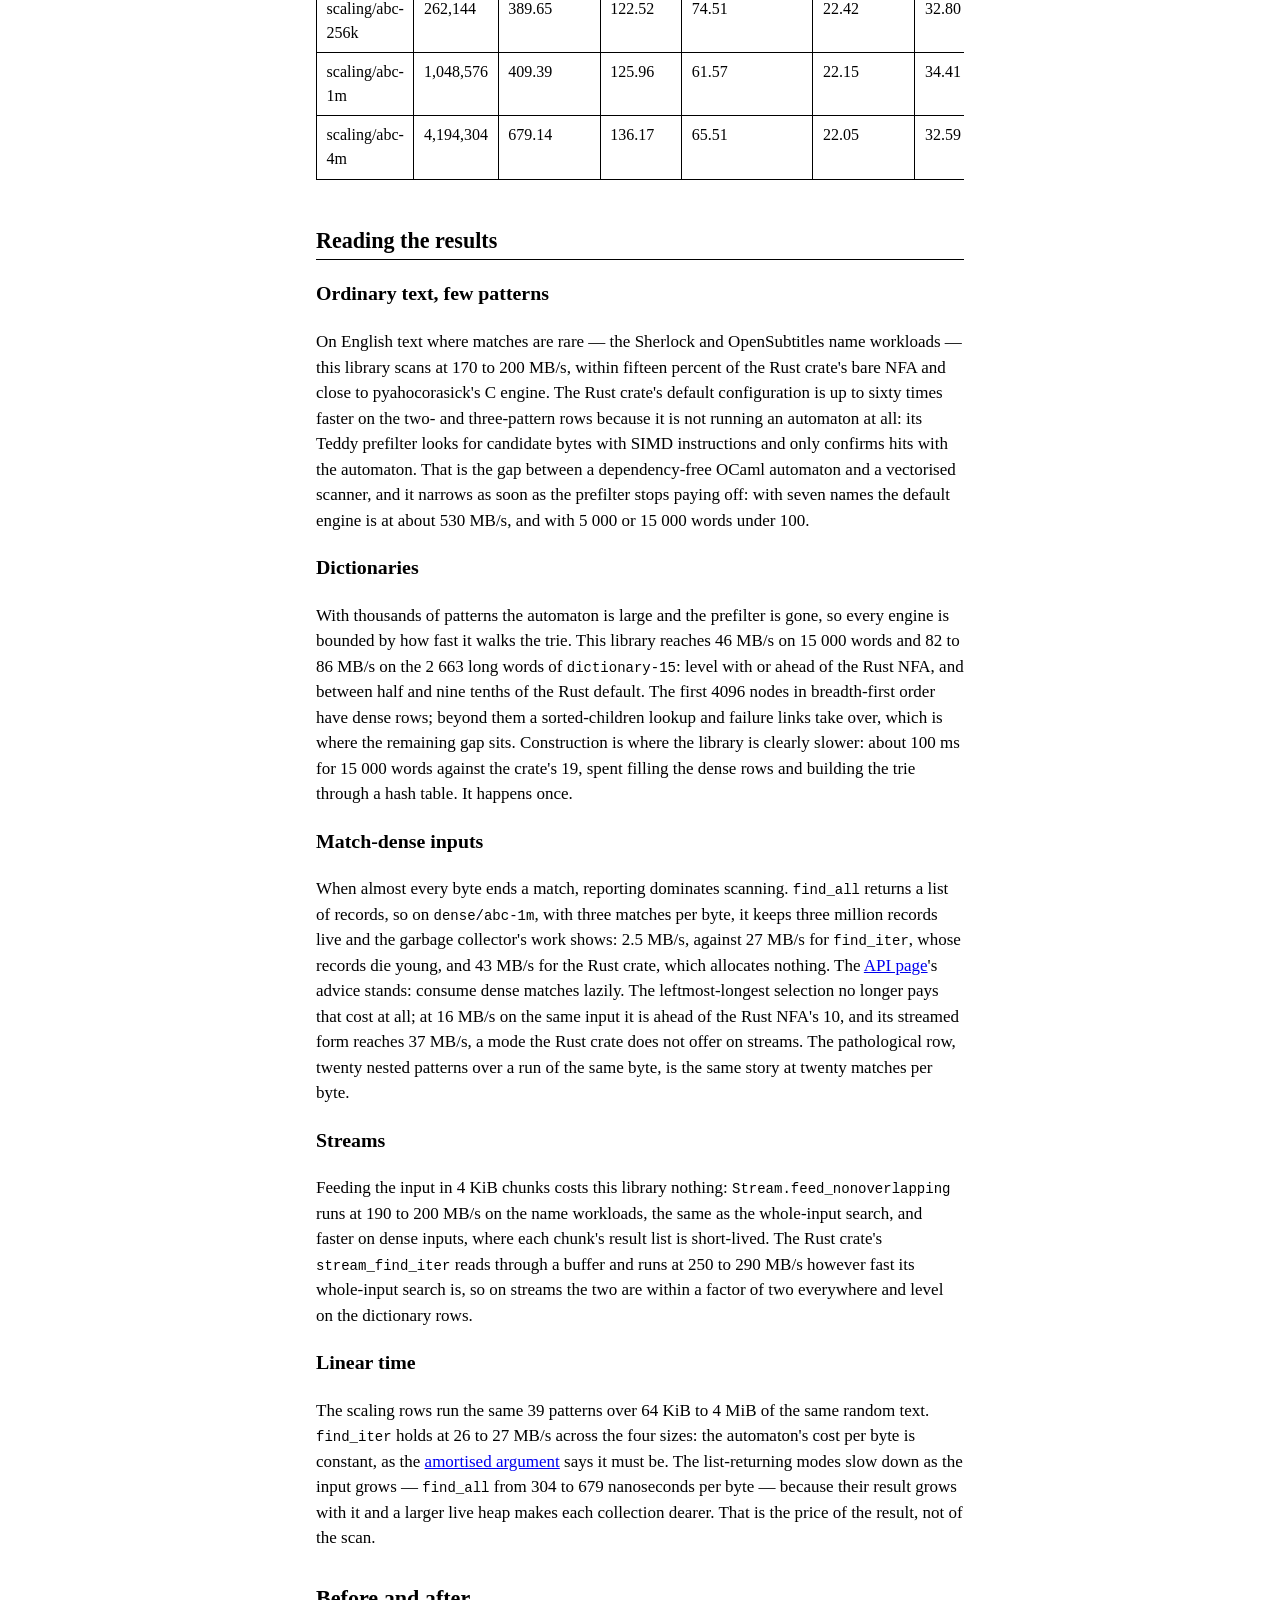
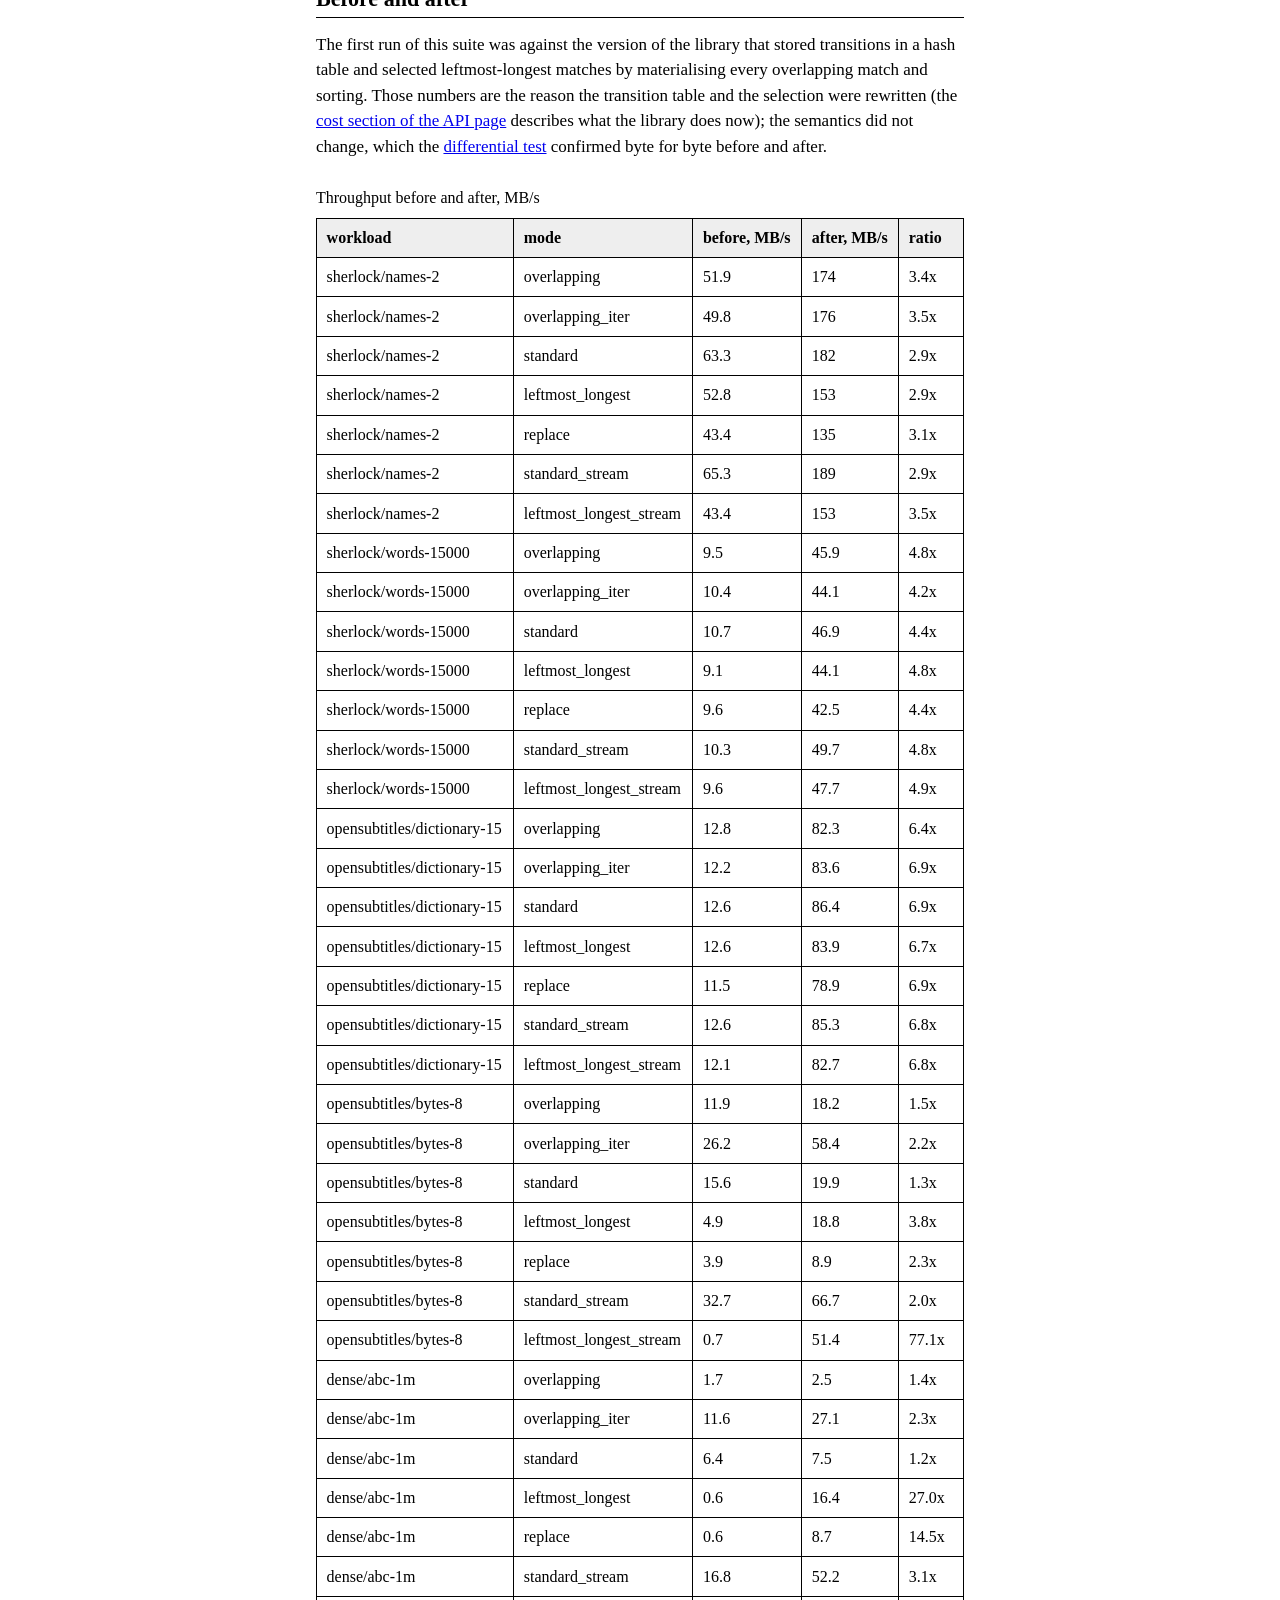
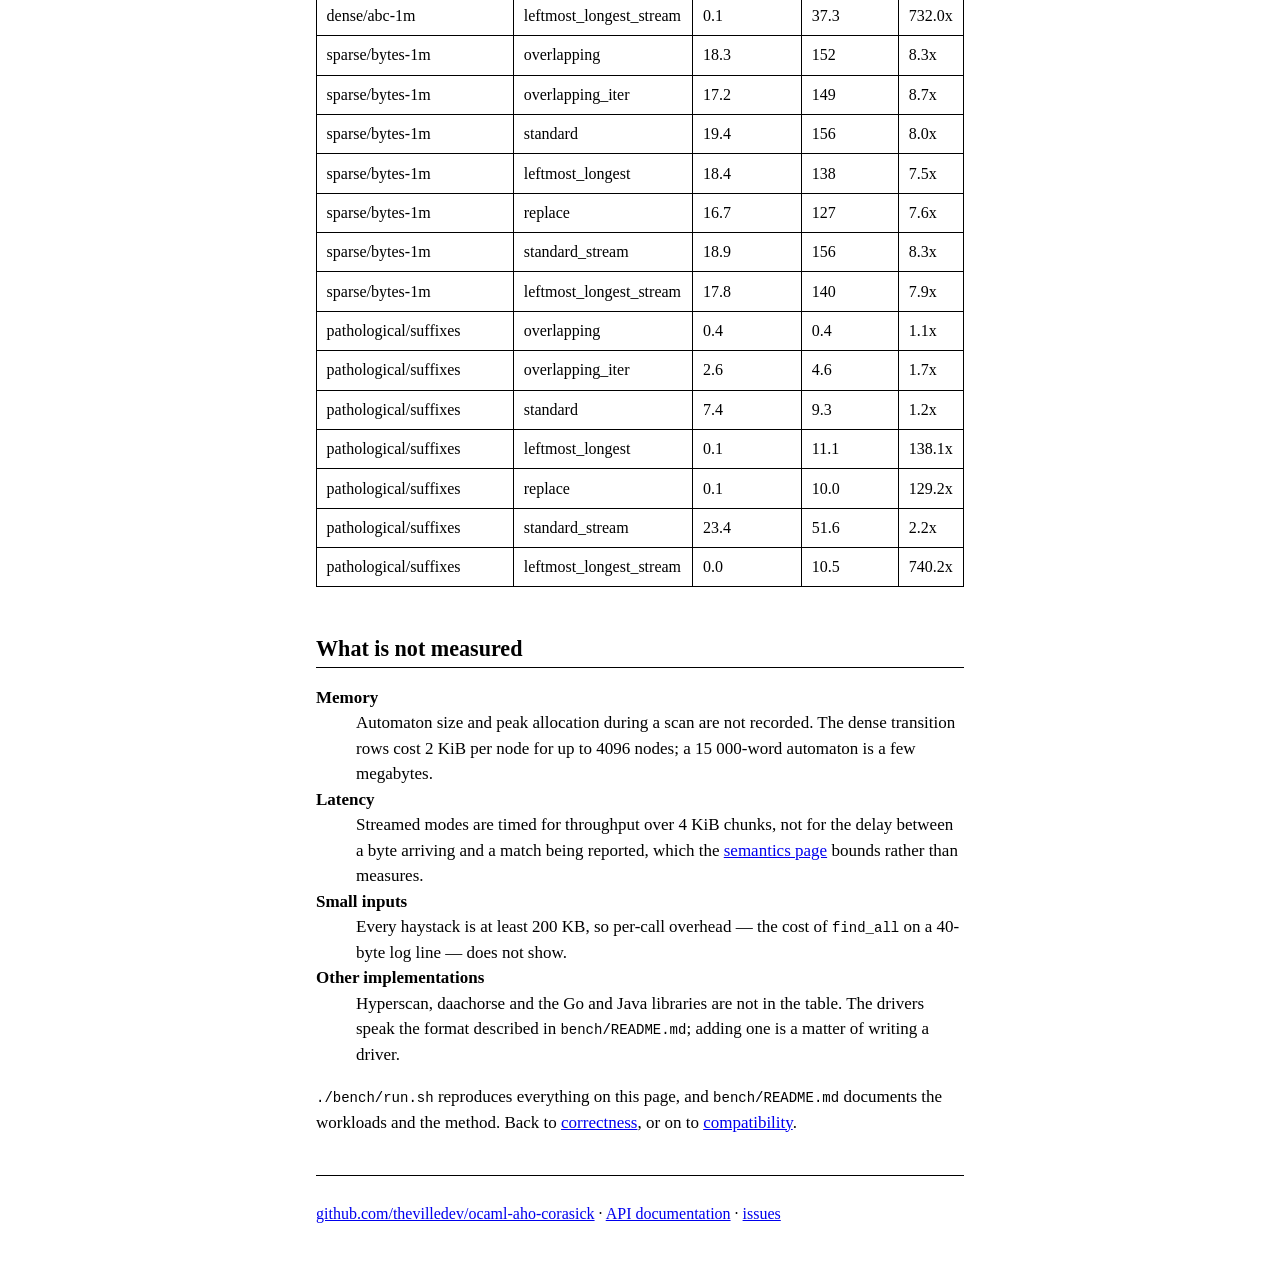
<file: website/performance.html>
<!doctype html>
<html lang="en">
  <head>
    <meta charset="utf-8">
    <meta name="viewport" content="width=device-width, initial-scale=1">
    <meta name="description" content="Measured throughput of ocaml-aho-corasick against the Rust aho-corasick crate, ahocorasick_rs and pyahocorasick on the same corpora, with match counts cross-checked between implementations and against rebar's recorded values.">
    <meta name="theme-color" content="#ffffff">
    <meta property="og:type" content="website">
    <meta property="og:title" content="Performance">
    <meta property="og:description" content="Throughput against the Rust crate and the Python libraries on the same corpora, counts cross-checked.">
    <meta property="og:url" content="https://ville.dev/ocaml-aho-corasick/performance.html">
    <meta name="twitter:card" content="summary">
    <meta name="twitter:title" content="Performance">
    <meta name="twitter:description" content="Throughput against the Rust crate and the Python libraries on the same corpora, counts cross-checked.">
    <link rel="canonical" href="https://ville.dev/ocaml-aho-corasick/performance.html">
    <link rel="stylesheet" href="styles.css?v=20260901">
    <title>Performance &mdash; ocaml-aho-corasick</title>
  </head>
  <body>
    <a class="skip-link" href="#content">Skip to content</a>
    <nav class="top" aria-label="Primary navigation">
        <a href="index.html">Overview</a>
        <a href="api.html">Usage</a>
        <a href="semantics.html">Match rules</a>
        <a href="compatibility.html">Compatibility</a>
        <a href="correctness.html">Testing</a>
        <a href="performance.html" aria-current="page">Performance</a>
    </nav>

    <main id="content">
      <h1>Performance</h1>

      <p>
        A throughput figure on its own says little: it depends on the text,
        on how many patterns there are and how often they hit, and on
        whether the implementation being compared did the same work. So
        these measurements follow the discipline of the Rust crate's
        <a href="https://github.com/BurntSushi/rebar">rebar</a> suite. The
        corpora are rebar's own, fetched from a pinned commit and checked
        against their SHA-256. Every implementation runs the same pattern
        set over the same bytes in the same search mode. And every row
        carries the number of matches found, which must agree between all
        the implementations on that row and, where rebar records a count
        for that pattern set and haystack, must reproduce it. A benchmark
        whose counts differ is measuring different work, and the report
        script fails on it.
      </p>

      <div class="table-scroll">
        <table>
          <caption>What is compared</caption>
          <thead>
            <tr>
              <th scope="col">Column</th>
              <th scope="col">What it is</th>
            </tr>
          </thead>
          <tbody>
            <tr>
              <td>OCaml</td>
              <td>This library, through <code>compat/ocaml/driver.exe</code>.</td>
            </tr>
            <tr>
              <td>Rust default</td>
              <td>
                The <code>aho-corasick</code> crate as a caller gets it: it
                chooses between its NFAs and a DFA, and for small pattern
                sets runs a SIMD prefilter (Teddy) that scans for candidate
                bytes without stepping the automaton at all.
              </td>
            </tr>
            <tr>
              <td>Rust NFA</td>
              <td>
                The same crate forced to its non-contiguous NFA with the
                prefilter off: the automaton alone, and the closest
                structural match to this library.
              </td>
            </tr>
            <tr>
              <td>ahocorasick_rs</td>
              <td>The Rust crate behind a Python binding, called from Python.</td>
            </tr>
            <tr>
              <td>pyahocorasick</td>
              <td>An independent C implementation, called from Python.</td>
            </tr>
          </tbody>
        </table>
      </div>

      <p>
        The search modes are the ones on the
        <a href="compatibility.html#mapping">compatibility page</a>:
        <code>overlapping</code> is <code>find_all</code> and
        <code>find_overlapping_iter</code>; <code>overlapping_iter</code>
        is <code>find_iter</code>, consumed lazily; <code>standard</code> is
        <code>Stream.feed_nonoverlapping</code> over the whole input and
        Rust's default <code>find_iter</code>; <code>leftmost_longest</code>
        and <code>replace</code> are the leftmost-longest search and
        <code>replace_all</code>; and the <code>_stream</code> modes feed the
        input in 4&nbsp;KiB chunks. The Python columns time the call from
        Python, Python objects per match included, which is what a Python
        caller pays. Each cell is the median of at least three runs and at
        least one second of running, on one core, after building the
        automaton once.
      </p>

      <h2 id="results">Results</h2>

      <p>
        Generated by <code>bench/report.py</code> from one run of
        <code>bench/run.sh</code>; the environment is listed first. The
        machine is a shared cloud VM, so treat the figures as
        order-of-magnitude comparisons between columns, not as absolute
        numbers for your hardware. <a href="#reading">Reading the
        results</a> below says what to make of them.
      </p>

      <ul>
        <li>date: 2026-09-04T15:01:52Z</li>
        <li>cpu: Intel(R) Xeon(R) Processor @ 2.80GHz x4</li>
        <li>os: Linux 6.18.44-fc-v24 x86_64</li>
        <li>ocaml: 5.3.0</li>
        <li>rust: rustc 1.94.1 (e408947bf 2026-03-25) / aho-corasick 1.1.5</li>
        <li>python: 3.11.15</li>
        <li>pyahocorasick: 2.3.1</li>
        <li>ahocorasick_rs: 1.0.3</li>
        <li>seconds per measurement: 1</li>
      </ul>
      <div class="table-scroll">
        <table>
          <caption>Throughput, MB/s, median over runs (bigger is better)</caption>
          <thead>
            <tr>
              <th scope="col">workload</th>
              <th scope="col">mode</th>
              <th scope="col" class="n">OCaml</th>
              <th scope="col" class="n">Rust default</th>
              <th scope="col" class="n">Rust NFA</th>
              <th scope="col" class="n">ahocorasick_rs</th>
              <th scope="col" class="n">pyahocorasick</th>
              <th scope="col" class="n">matches</th>
            </tr>
          </thead>
          <tbody>
            <tr>
              <td>sherlock/names-2</td>
              <td>overlapping</td>
              <td class="n">174</td>
              <td class="n">9,636</td>
              <td class="n">203</td>
              <td class="n">7,618</td>
              <td class="n">231</td>
              <td class="n">558</td>
            </tr>
            <tr>
              <td>sherlock/names-2</td>
              <td>overlapping_iter</td>
              <td class="n">176</td>
              <td class="n"></td>
              <td class="n"></td>
              <td class="n"></td>
              <td class="n"></td>
              <td class="n">558</td>
            </tr>
            <tr>
              <td>sherlock/names-2</td>
              <td>standard</td>
              <td class="n">182</td>
              <td class="n">11,071</td>
              <td class="n">214</td>
              <td class="n">7,075</td>
              <td class="n"></td>
              <td class="n">558</td>
            </tr>
            <tr>
              <td>sherlock/names-2</td>
              <td>leftmost_longest</td>
              <td class="n">153</td>
              <td class="n">8,614</td>
              <td class="n">210</td>
              <td class="n">5,817</td>
              <td class="n">252</td>
              <td class="n">558</td>
            </tr>
            <tr>
              <td>sherlock/names-2</td>
              <td>is_match</td>
              <td class="n">early exit</td>
              <td class="n">early exit</td>
              <td class="n"></td>
              <td class="n"></td>
              <td class="n">early exit</td>
              <td class="n">found</td>
            </tr>
            <tr>
              <td>sherlock/names-2</td>
              <td>replace</td>
              <td class="n">135</td>
              <td class="n">7,447</td>
              <td class="n"></td>
              <td class="n"></td>
              <td class="n"></td>
              <td class="n">593,047</td>
            </tr>
            <tr>
              <td>sherlock/names-2</td>
              <td>standard_stream</td>
              <td class="n">189</td>
              <td class="n">280</td>
              <td class="n"></td>
              <td class="n"></td>
              <td class="n"></td>
              <td class="n">558</td>
            </tr>
            <tr>
              <td>sherlock/names-2</td>
              <td>overlapping_stream</td>
              <td class="n">171</td>
              <td class="n"></td>
              <td class="n"></td>
              <td class="n"></td>
              <td class="n"></td>
              <td class="n">558</td>
            </tr>
            <tr>
              <td>sherlock/names-2</td>
              <td>leftmost_longest_stream</td>
              <td class="n">153</td>
              <td class="n"></td>
              <td class="n"></td>
              <td class="n"></td>
              <td class="n"></td>
              <td class="n">558</td>
            </tr>
            <tr>
              <td>sherlock/names-7</td>
              <td>overlapping</td>
              <td class="n">173</td>
              <td class="n">524</td>
              <td class="n">202</td>
              <td class="n">514</td>
              <td class="n">140</td>
              <td class="n">740</td>
            </tr>
            <tr>
              <td>sherlock/names-7</td>
              <td>overlapping_iter</td>
              <td class="n">171</td>
              <td class="n"></td>
              <td class="n"></td>
              <td class="n"></td>
              <td class="n"></td>
              <td class="n">740</td>
            </tr>
            <tr>
              <td>sherlock/names-7</td>
              <td>standard</td>
              <td class="n">176</td>
              <td class="n">527</td>
              <td class="n">208</td>
              <td class="n">513</td>
              <td class="n"></td>
              <td class="n">740</td>
            </tr>
            <tr>
              <td>sherlock/names-7</td>
              <td>leftmost_longest</td>
              <td class="n">149</td>
              <td class="n">6,241</td>
              <td class="n">202</td>
              <td class="n">4,477</td>
              <td class="n">144</td>
              <td class="n">740</td>
            </tr>
            <tr>
              <td>sherlock/names-7</td>
              <td>is_match</td>
              <td class="n">early exit</td>
              <td class="n">early exit</td>
              <td class="n"></td>
              <td class="n"></td>
              <td class="n">early exit</td>
              <td class="n">found</td>
            </tr>
            <tr>
              <td>sherlock/names-7</td>
              <td>replace</td>
              <td class="n">131</td>
              <td class="n">5,406</td>
              <td class="n"></td>
              <td class="n"></td>
              <td class="n"></td>
              <td class="n">592,628</td>
            </tr>
            <tr>
              <td>sherlock/names-7</td>
              <td>standard_stream</td>
              <td class="n">186</td>
              <td class="n">282</td>
              <td class="n"></td>
              <td class="n"></td>
              <td class="n"></td>
              <td class="n">740</td>
            </tr>
            <tr>
              <td>sherlock/names-7</td>
              <td>overlapping_stream</td>
              <td class="n">176</td>
              <td class="n"></td>
              <td class="n"></td>
              <td class="n"></td>
              <td class="n"></td>
              <td class="n">740</td>
            </tr>
            <tr>
              <td>sherlock/names-7</td>
              <td>leftmost_longest_stream</td>
              <td class="n">143</td>
              <td class="n"></td>
              <td class="n"></td>
              <td class="n"></td>
              <td class="n"></td>
              <td class="n">740</td>
            </tr>
            <tr>
              <td>sherlock/prefixes</td>
              <td>overlapping</td>
              <td class="n">178</td>
              <td class="n">10,511</td>
              <td class="n">205</td>
              <td class="n">7,570</td>
              <td class="n">235</td>
              <td class="n">582</td>
            </tr>
            <tr>
              <td>sherlock/prefixes</td>
              <td>overlapping_iter</td>
              <td class="n">179</td>
              <td class="n"></td>
              <td class="n"></td>
              <td class="n"></td>
              <td class="n"></td>
              <td class="n">582</td>
            </tr>
            <tr>
              <td>sherlock/prefixes</td>
              <td>standard</td>
              <td class="n">193</td>
              <td class="n">11,900</td>
              <td class="n">213</td>
              <td class="n">7,347</td>
              <td class="n"></td>
              <td class="n">582</td>
            </tr>
            <tr>
              <td>sherlock/prefixes</td>
              <td>leftmost_longest</td>
              <td class="n">151</td>
              <td class="n">9,238</td>
              <td class="n">201</td>
              <td class="n">6,370</td>
              <td class="n">255</td>
              <td class="n">582</td>
            </tr>
            <tr>
              <td>sherlock/prefixes</td>
              <td>is_match</td>
              <td class="n">early exit</td>
              <td class="n">early exit</td>
              <td class="n"></td>
              <td class="n"></td>
              <td class="n">early exit</td>
              <td class="n">found</td>
            </tr>
            <tr>
              <td>sherlock/prefixes</td>
              <td>replace</td>
              <td class="n">141</td>
              <td class="n">7,053</td>
              <td class="n"></td>
              <td class="n"></td>
              <td class="n"></td>
              <td class="n">594,818</td>
            </tr>
            <tr>
              <td>sherlock/prefixes</td>
              <td>standard_stream</td>
              <td class="n">193</td>
              <td class="n">280</td>
              <td class="n"></td>
              <td class="n"></td>
              <td class="n"></td>
              <td class="n">582</td>
            </tr>
            <tr>
              <td>sherlock/prefixes</td>
              <td>overlapping_stream</td>
              <td class="n">182</td>
              <td class="n"></td>
              <td class="n"></td>
              <td class="n"></td>
              <td class="n"></td>
              <td class="n">582</td>
            </tr>
            <tr>
              <td>sherlock/prefixes</td>
              <td>leftmost_longest_stream</td>
              <td class="n">150</td>
              <td class="n"></td>
              <td class="n"></td>
              <td class="n"></td>
              <td class="n"></td>
              <td class="n">582</td>
            </tr>
            <tr>
              <td>sherlock/absent</td>
              <td>overlapping</td>
              <td class="n">178</td>
              <td class="n">87,180</td>
              <td class="n">203</td>
              <td class="n">88,701</td>
              <td class="n">168</td>
              <td class="n">0</td>
            </tr>
            <tr>
              <td>sherlock/absent</td>
              <td>overlapping_iter</td>
              <td class="n">178</td>
              <td class="n"></td>
              <td class="n"></td>
              <td class="n"></td>
              <td class="n"></td>
              <td class="n">0</td>
            </tr>
            <tr>
              <td>sherlock/absent</td>
              <td>standard</td>
              <td class="n">198</td>
              <td class="n">87,385</td>
              <td class="n">209</td>
              <td class="n">89,501</td>
              <td class="n"></td>
              <td class="n">0</td>
            </tr>
            <tr>
              <td>sherlock/absent</td>
              <td>leftmost_longest</td>
              <td class="n">156</td>
              <td class="n">87,346</td>
              <td class="n">210</td>
              <td class="n">89,099</td>
              <td class="n">149</td>
              <td class="n">0</td>
            </tr>
            <tr>
              <td>sherlock/absent</td>
              <td>is_match</td>
              <td class="n">170</td>
              <td class="n">87,449</td>
              <td class="n"></td>
              <td class="n"></td>
              <td class="n">167</td>
              <td class="n">0</td>
            </tr>
            <tr>
              <td>sherlock/absent</td>
              <td>replace</td>
              <td class="n">144</td>
              <td class="n">24,953</td>
              <td class="n"></td>
              <td class="n"></td>
              <td class="n"></td>
              <td class="n">594,915</td>
            </tr>
            <tr>
              <td>sherlock/absent</td>
              <td>standard_stream</td>
              <td class="n">199</td>
              <td class="n">254</td>
              <td class="n"></td>
              <td class="n"></td>
              <td class="n"></td>
              <td class="n">0</td>
            </tr>
            <tr>
              <td>sherlock/absent</td>
              <td>overlapping_stream</td>
              <td class="n">180</td>
              <td class="n"></td>
              <td class="n"></td>
              <td class="n"></td>
              <td class="n"></td>
              <td class="n">0</td>
            </tr>
            <tr>
              <td>sherlock/absent</td>
              <td>leftmost_longest_stream</td>
              <td class="n">154</td>
              <td class="n"></td>
              <td class="n"></td>
              <td class="n"></td>
              <td class="n"></td>
              <td class="n">0</td>
            </tr>
            <tr>
              <td>sherlock/words-5000</td>
              <td>overlapping</td>
              <td class="n">64.0</td>
              <td class="n">93.3</td>
              <td class="n">67.1</td>
              <td class="n">90.0</td>
              <td class="n">35.6</td>
              <td class="n">572</td>
            </tr>
            <tr>
              <td>sherlock/words-5000</td>
              <td>overlapping_iter</td>
              <td class="n">63.0</td>
              <td class="n"></td>
              <td class="n"></td>
              <td class="n"></td>
              <td class="n"></td>
              <td class="n">572</td>
            </tr>
            <tr>
              <td>sherlock/words-5000</td>
              <td>standard</td>
              <td class="n">63.2</td>
              <td class="n">90.4</td>
              <td class="n">69.2</td>
              <td class="n">94.5</td>
              <td class="n"></td>
              <td class="n">567</td>
            </tr>
            <tr>
              <td>sherlock/words-5000</td>
              <td>leftmost_longest</td>
              <td class="n">59.3</td>
              <td class="n">93.4</td>
              <td class="n">67.5</td>
              <td class="n">91.5</td>
              <td class="n">35.0</td>
              <td class="n">567</td>
            </tr>
            <tr>
              <td>sherlock/words-5000</td>
              <td>is_match</td>
              <td class="n">early exit</td>
              <td class="n">early exit</td>
              <td class="n"></td>
              <td class="n"></td>
              <td class="n">early exit</td>
              <td class="n">found</td>
            </tr>
            <tr>
              <td>sherlock/words-5000</td>
              <td>replace</td>
              <td class="n">53.2</td>
              <td class="n">86.6</td>
              <td class="n"></td>
              <td class="n"></td>
              <td class="n"></td>
              <td class="n">592,533</td>
            </tr>
            <tr>
              <td>sherlock/words-5000</td>
              <td>standard_stream</td>
              <td class="n">61.9</td>
              <td class="n">68.6</td>
              <td class="n"></td>
              <td class="n"></td>
              <td class="n"></td>
              <td class="n">567</td>
            </tr>
            <tr>
              <td>sherlock/words-5000</td>
              <td>overlapping_stream</td>
              <td class="n">64.5</td>
              <td class="n"></td>
              <td class="n"></td>
              <td class="n"></td>
              <td class="n"></td>
              <td class="n">572</td>
            </tr>
            <tr>
              <td>sherlock/words-5000</td>
              <td>leftmost_longest_stream</td>
              <td class="n">61.6</td>
              <td class="n"></td>
              <td class="n"></td>
              <td class="n"></td>
              <td class="n"></td>
              <td class="n">567</td>
            </tr>
            <tr>
              <td>sherlock/words-15000</td>
              <td>overlapping</td>
              <td class="n">45.9</td>
              <td class="n">86.4</td>
              <td class="n">53.0</td>
              <td class="n">79.5</td>
              <td class="n">28.6</td>
              <td class="n">2,241</td>
            </tr>
            <tr>
              <td>sherlock/words-15000</td>
              <td>overlapping_iter</td>
              <td class="n">44.1</td>
              <td class="n"></td>
              <td class="n"></td>
              <td class="n"></td>
              <td class="n"></td>
              <td class="n">2,241</td>
            </tr>
            <tr>
              <td>sherlock/words-15000</td>
              <td>standard</td>
              <td class="n">46.9</td>
              <td class="n">85.8</td>
              <td class="n">58.9</td>
              <td class="n">82.3</td>
              <td class="n"></td>
              <td class="n">2,100</td>
            </tr>
            <tr>
              <td>sherlock/words-15000</td>
              <td>leftmost_longest</td>
              <td class="n">44.1</td>
              <td class="n">85.6</td>
              <td class="n">55.7</td>
              <td class="n">82.4</td>
              <td class="n">29.4</td>
              <td class="n">2,100</td>
            </tr>
            <tr>
              <td>sherlock/words-15000</td>
              <td>is_match</td>
              <td class="n">early exit</td>
              <td class="n">early exit</td>
              <td class="n"></td>
              <td class="n"></td>
              <td class="n">early exit</td>
              <td class="n">found</td>
            </tr>
            <tr>
              <td>sherlock/words-15000</td>
              <td>replace</td>
              <td class="n">42.5</td>
              <td class="n">79.1</td>
              <td class="n"></td>
              <td class="n"></td>
              <td class="n"></td>
              <td class="n">587,323</td>
            </tr>
            <tr>
              <td>sherlock/words-15000</td>
              <td>standard_stream</td>
              <td class="n">49.7</td>
              <td class="n">58.7</td>
              <td class="n"></td>
              <td class="n"></td>
              <td class="n"></td>
              <td class="n">2,100</td>
            </tr>
            <tr>
              <td>sherlock/words-15000</td>
              <td>overlapping_stream</td>
              <td class="n">49.4</td>
              <td class="n"></td>
              <td class="n"></td>
              <td class="n"></td>
              <td class="n"></td>
              <td class="n">2,241</td>
            </tr>
            <tr>
              <td>sherlock/words-15000</td>
              <td>leftmost_longest_stream</td>
              <td class="n">47.7</td>
              <td class="n"></td>
              <td class="n"></td>
              <td class="n"></td>
              <td class="n"></td>
              <td class="n">2,100</td>
            </tr>
            <tr>
              <td>opensubtitles/names-5</td>
              <td>overlapping</td>
              <td class="n">171</td>
              <td class="n">536</td>
              <td class="n">202</td>
              <td class="n">516</td>
              <td class="n">159</td>
              <td class="n">714</td>
            </tr>
            <tr>
              <td>opensubtitles/names-5</td>
              <td>overlapping_iter</td>
              <td class="n">169</td>
              <td class="n"></td>
              <td class="n"></td>
              <td class="n"></td>
              <td class="n"></td>
              <td class="n">714</td>
            </tr>
            <tr>
              <td>opensubtitles/names-5</td>
              <td>standard</td>
              <td class="n">180</td>
              <td class="n">538</td>
              <td class="n">209</td>
              <td class="n">514</td>
              <td class="n"></td>
              <td class="n">714</td>
            </tr>
            <tr>
              <td>opensubtitles/names-5</td>
              <td>leftmost_longest</td>
              <td class="n">153</td>
              <td class="n">7,379</td>
              <td class="n">203</td>
              <td class="n">5,175</td>
              <td class="n">166</td>
              <td class="n">714</td>
            </tr>
            <tr>
              <td>opensubtitles/names-5</td>
              <td>is_match</td>
              <td class="n">early exit</td>
              <td class="n">early exit</td>
              <td class="n"></td>
              <td class="n"></td>
              <td class="n">early exit</td>
              <td class="n">found</td>
            </tr>
            <tr>
              <td>opensubtitles/names-5</td>
              <td>replace</td>
              <td class="n">139</td>
              <td class="n">5,897</td>
              <td class="n"></td>
              <td class="n"></td>
              <td class="n"></td>
              <td class="n">890,243</td>
            </tr>
            <tr>
              <td>opensubtitles/names-5</td>
              <td>standard_stream</td>
              <td class="n">199</td>
              <td class="n">286</td>
              <td class="n"></td>
              <td class="n"></td>
              <td class="n"></td>
              <td class="n">714</td>
            </tr>
            <tr>
              <td>opensubtitles/names-5</td>
              <td>overlapping_stream</td>
              <td class="n">180</td>
              <td class="n"></td>
              <td class="n"></td>
              <td class="n"></td>
              <td class="n"></td>
              <td class="n">714</td>
            </tr>
            <tr>
              <td>opensubtitles/names-5</td>
              <td>leftmost_longest_stream</td>
              <td class="n">153</td>
              <td class="n"></td>
              <td class="n"></td>
              <td class="n"></td>
              <td class="n"></td>
              <td class="n">714</td>
            </tr>
            <tr>
              <td>opensubtitles/dictionary-15</td>
              <td>overlapping</td>
              <td class="n">82.3</td>
              <td class="n">95.8</td>
              <td class="n">73.4</td>
              <td class="n">94.3</td>
              <td class="n">37.5</td>
              <td class="n">15</td>
            </tr>
            <tr>
              <td>opensubtitles/dictionary-15</td>
              <td>overlapping_iter</td>
              <td class="n">83.6</td>
              <td class="n"></td>
              <td class="n"></td>
              <td class="n"></td>
              <td class="n"></td>
              <td class="n">15</td>
            </tr>
            <tr>
              <td>opensubtitles/dictionary-15</td>
              <td>standard</td>
              <td class="n">86.4</td>
              <td class="n">92.9</td>
              <td class="n">73.5</td>
              <td class="n">98.9</td>
              <td class="n"></td>
              <td class="n">15</td>
            </tr>
            <tr>
              <td>opensubtitles/dictionary-15</td>
              <td>leftmost_longest</td>
              <td class="n">83.9</td>
              <td class="n">97.7</td>
              <td class="n">71.3</td>
              <td class="n">94.6</td>
              <td class="n">34.5</td>
              <td class="n">15</td>
            </tr>
            <tr>
              <td>opensubtitles/dictionary-15</td>
              <td>is_match</td>
              <td class="n">early exit</td>
              <td class="n">early exit</td>
              <td class="n"></td>
              <td class="n"></td>
              <td class="n">early exit</td>
              <td class="n">found</td>
            </tr>
            <tr>
              <td>opensubtitles/dictionary-15</td>
              <td>replace</td>
              <td class="n">78.9</td>
              <td class="n">97.0</td>
              <td class="n"></td>
              <td class="n"></td>
              <td class="n"></td>
              <td class="n">899,085</td>
            </tr>
            <tr>
              <td>opensubtitles/dictionary-15</td>
              <td>standard_stream</td>
              <td class="n">85.3</td>
              <td class="n">70.0</td>
              <td class="n"></td>
              <td class="n"></td>
              <td class="n"></td>
              <td class="n">15</td>
            </tr>
            <tr>
              <td>opensubtitles/dictionary-15</td>
              <td>overlapping_stream</td>
              <td class="n">82.8</td>
              <td class="n"></td>
              <td class="n"></td>
              <td class="n"></td>
              <td class="n"></td>
              <td class="n">15</td>
            </tr>
            <tr>
              <td>opensubtitles/dictionary-15</td>
              <td>leftmost_longest_stream</td>
              <td class="n">82.7</td>
              <td class="n"></td>
              <td class="n"></td>
              <td class="n"></td>
              <td class="n"></td>
              <td class="n">15</td>
            </tr>
            <tr>
              <td>opensubtitles/byte-a</td>
              <td>overlapping</td>
              <td class="n">83.9</td>
              <td class="n">789</td>
              <td class="n">167</td>
              <td class="n">140</td>
              <td class="n">146</td>
              <td class="n">47,062</td>
            </tr>
            <tr>
              <td>opensubtitles/byte-a</td>
              <td>overlapping_iter</td>
              <td class="n">133</td>
              <td class="n"></td>
              <td class="n"></td>
              <td class="n"></td>
              <td class="n"></td>
              <td class="n">47,062</td>
            </tr>
            <tr>
              <td>opensubtitles/byte-a</td>
              <td>standard</td>
              <td class="n">85.9</td>
              <td class="n">779</td>
              <td class="n">168</td>
              <td class="n">131</td>
              <td class="n"></td>
              <td class="n">47,062</td>
            </tr>
            <tr>
              <td>opensubtitles/byte-a</td>
              <td>leftmost_longest</td>
              <td class="n">75.6</td>
              <td class="n">782</td>
              <td class="n">48.8</td>
              <td class="n">130</td>
              <td class="n">142</td>
              <td class="n">47,062</td>
            </tr>
            <tr>
              <td>opensubtitles/byte-a</td>
              <td>is_match</td>
              <td class="n">early exit</td>
              <td class="n">early exit</td>
              <td class="n"></td>
              <td class="n"></td>
              <td class="n">early exit</td>
              <td class="n">found</td>
            </tr>
            <tr>
              <td>opensubtitles/byte-a</td>
              <td>replace</td>
              <td class="n">42.8</td>
              <td class="n">439</td>
              <td class="n"></td>
              <td class="n"></td>
              <td class="n"></td>
              <td class="n">993,356</td>
            </tr>
            <tr>
              <td>opensubtitles/byte-a</td>
              <td>standard_stream</td>
              <td class="n">144</td>
              <td class="n">189</td>
              <td class="n"></td>
              <td class="n"></td>
              <td class="n"></td>
              <td class="n">47,062</td>
            </tr>
            <tr>
              <td>opensubtitles/byte-a</td>
              <td>overlapping_stream</td>
              <td class="n">143</td>
              <td class="n"></td>
              <td class="n"></td>
              <td class="n"></td>
              <td class="n"></td>
              <td class="n">47,062</td>
            </tr>
            <tr>
              <td>opensubtitles/byte-a</td>
              <td>leftmost_longest_stream</td>
              <td class="n">121</td>
              <td class="n"></td>
              <td class="n"></td>
              <td class="n"></td>
              <td class="n"></td>
              <td class="n">47,062</td>
            </tr>
            <tr>
              <td>opensubtitles/bytes-8</td>
              <td>overlapping</td>
              <td class="n">18.2</td>
              <td class="n">115</td>
              <td class="n">84.5</td>
              <td class="n">16.5</td>
              <td class="n">32.3</td>
              <td class="n">309,829</td>
            </tr>
            <tr>
              <td>opensubtitles/bytes-8</td>
              <td>overlapping_iter</td>
              <td class="n">58.4</td>
              <td class="n"></td>
              <td class="n"></td>
              <td class="n"></td>
              <td class="n"></td>
              <td class="n">309,829</td>
            </tr>
            <tr>
              <td>opensubtitles/bytes-8</td>
              <td>standard</td>
              <td class="n">19.9</td>
              <td class="n">81.2</td>
              <td class="n">73.6</td>
              <td class="n">15.7</td>
              <td class="n"></td>
              <td class="n">309,829</td>
            </tr>
            <tr>
              <td>opensubtitles/bytes-8</td>
              <td>leftmost_longest</td>
              <td class="n">18.8</td>
              <td class="n">90.4</td>
              <td class="n">10.3</td>
              <td class="n">15.4</td>
              <td class="n">30.6</td>
              <td class="n">309,829</td>
            </tr>
            <tr>
              <td>opensubtitles/bytes-8</td>
              <td>is_match</td>
              <td class="n">early exit</td>
              <td class="n">early exit</td>
              <td class="n"></td>
              <td class="n"></td>
              <td class="n">early exit</td>
              <td class="n">found</td>
            </tr>
            <tr>
              <td>opensubtitles/bytes-8</td>
              <td>replace</td>
              <td class="n">8.9</td>
              <td class="n">55.7</td>
              <td class="n"></td>
              <td class="n"></td>
              <td class="n"></td>
              <td class="n">1,518,890</td>
            </tr>
            <tr>
              <td>opensubtitles/bytes-8</td>
              <td>standard_stream</td>
              <td class="n">66.7</td>
              <td class="n">68.6</td>
              <td class="n"></td>
              <td class="n"></td>
              <td class="n"></td>
              <td class="n">309,829</td>
            </tr>
            <tr>
              <td>opensubtitles/bytes-8</td>
              <td>overlapping_stream</td>
              <td class="n">63.6</td>
              <td class="n"></td>
              <td class="n"></td>
              <td class="n"></td>
              <td class="n"></td>
              <td class="n">309,829</td>
            </tr>
            <tr>
              <td>opensubtitles/bytes-8</td>
              <td>leftmost_longest_stream</td>
              <td class="n">51.4</td>
              <td class="n"></td>
              <td class="n"></td>
              <td class="n"></td>
              <td class="n"></td>
              <td class="n">309,829</td>
            </tr>
            <tr>
              <td>dense/abc-1m</td>
              <td>overlapping</td>
              <td class="n">2.5</td>
              <td class="n">43.3</td>
              <td class="n">23.4</td>
              <td class="n">1.8</td>
              <td class="n">5.4</td>
              <td class="n">3,145,725</td>
            </tr>
            <tr>
              <td>dense/abc-1m</td>
              <td>overlapping_iter</td>
              <td class="n">27.1</td>
              <td class="n"></td>
              <td class="n"></td>
              <td class="n"></td>
              <td class="n"></td>
              <td class="n">3,145,725</td>
            </tr>
            <tr>
              <td>dense/abc-1m</td>
              <td>standard</td>
              <td class="n">7.5</td>
              <td class="n">30.2</td>
              <td class="n">40.3</td>
              <td class="n">5.3</td>
              <td class="n"></td>
              <td class="n">1,048,576</td>
            </tr>
            <tr>
              <td>dense/abc-1m</td>
              <td>leftmost_longest</td>
              <td class="n">16.4</td>
              <td class="n">74.7</td>
              <td class="n">10.5</td>
              <td class="n">15.4</td>
              <td class="n">31.0</td>
              <td class="n">349,526</td>
            </tr>
            <tr>
              <td>dense/abc-1m</td>
              <td>is_match</td>
              <td class="n">early exit</td>
              <td class="n">early exit</td>
              <td class="n"></td>
              <td class="n"></td>
              <td class="n">early exit</td>
              <td class="n">found</td>
            </tr>
            <tr>
              <td>dense/abc-1m</td>
              <td>replace</td>
              <td class="n">8.7</td>
              <td class="n">73.9</td>
              <td class="n"></td>
              <td class="n"></td>
              <td class="n"></td>
              <td class="n">1,398,103</td>
            </tr>
            <tr>
              <td>dense/abc-1m</td>
              <td>standard_stream</td>
              <td class="n">52.2</td>
              <td class="n">67.6</td>
              <td class="n"></td>
              <td class="n"></td>
              <td class="n"></td>
              <td class="n">1,048,576</td>
            </tr>
            <tr>
              <td>dense/abc-1m</td>
              <td>overlapping_stream</td>
              <td class="n">11.5</td>
              <td class="n"></td>
              <td class="n"></td>
              <td class="n"></td>
              <td class="n"></td>
              <td class="n">3,145,725</td>
            </tr>
            <tr>
              <td>dense/abc-1m</td>
              <td>leftmost_longest_stream</td>
              <td class="n">37.3</td>
              <td class="n"></td>
              <td class="n"></td>
              <td class="n"></td>
              <td class="n"></td>
              <td class="n">349,526</td>
            </tr>
            <tr>
              <td>sparse/bytes-1m</td>
              <td>overlapping</td>
              <td class="n">152</td>
              <td class="n">490</td>
              <td class="n">127</td>
              <td class="n">492</td>
              <td class="n">39.8</td>
              <td class="n">0</td>
            </tr>
            <tr>
              <td>sparse/bytes-1m</td>
              <td>overlapping_iter</td>
              <td class="n">149</td>
              <td class="n"></td>
              <td class="n"></td>
              <td class="n"></td>
              <td class="n"></td>
              <td class="n">0</td>
            </tr>
            <tr>
              <td>sparse/bytes-1m</td>
              <td>standard</td>
              <td class="n">156</td>
              <td class="n">486</td>
              <td class="n">127</td>
              <td class="n">501</td>
              <td class="n"></td>
              <td class="n">0</td>
            </tr>
            <tr>
              <td>sparse/bytes-1m</td>
              <td>leftmost_longest</td>
              <td class="n">138</td>
              <td class="n">496</td>
              <td class="n">128</td>
              <td class="n">489</td>
              <td class="n">38.8</td>
              <td class="n">0</td>
            </tr>
            <tr>
              <td>sparse/bytes-1m</td>
              <td>is_match</td>
              <td class="n">149</td>
              <td class="n">495</td>
              <td class="n"></td>
              <td class="n"></td>
              <td class="n">40.3</td>
              <td class="n">0</td>
            </tr>
            <tr>
              <td>sparse/bytes-1m</td>
              <td>replace</td>
              <td class="n">127</td>
              <td class="n">465</td>
              <td class="n"></td>
              <td class="n"></td>
              <td class="n"></td>
              <td class="n">1,048,576</td>
            </tr>
            <tr>
              <td>sparse/bytes-1m</td>
              <td>standard_stream</td>
              <td class="n">156</td>
              <td class="n">275</td>
              <td class="n"></td>
              <td class="n"></td>
              <td class="n"></td>
              <td class="n">0</td>
            </tr>
            <tr>
              <td>sparse/bytes-1m</td>
              <td>overlapping_stream</td>
              <td class="n">148</td>
              <td class="n"></td>
              <td class="n"></td>
              <td class="n"></td>
              <td class="n"></td>
              <td class="n">0</td>
            </tr>
            <tr>
              <td>sparse/bytes-1m</td>
              <td>leftmost_longest_stream</td>
              <td class="n">140</td>
              <td class="n"></td>
              <td class="n"></td>
              <td class="n"></td>
              <td class="n"></td>
              <td class="n">0</td>
            </tr>
            <tr>
              <td>pathological/suffixes</td>
              <td>overlapping</td>
              <td class="n">0.4</td>
              <td class="n">7.2</td>
              <td class="n">1.5</td>
              <td class="n">0.3</td>
              <td class="n">0.9</td>
              <td class="n">3,999,810</td>
            </tr>
            <tr>
              <td>pathological/suffixes</td>
              <td>overlapping_iter</td>
              <td class="n">4.6</td>
              <td class="n"></td>
              <td class="n"></td>
              <td class="n"></td>
              <td class="n"></td>
              <td class="n">3,999,810</td>
            </tr>
            <tr>
              <td>pathological/suffixes</td>
              <td>standard</td>
              <td class="n">9.3</td>
              <td class="n">30.4</td>
              <td class="n">41.4</td>
              <td class="n">5.6</td>
              <td class="n"></td>
              <td class="n">200,000</td>
            </tr>
            <tr>
              <td>pathological/suffixes</td>
              <td>leftmost_longest</td>
              <td class="n">11.1</td>
              <td class="n">240</td>
              <td class="n">53.3</td>
              <td class="n">113</td>
              <td class="n">150</td>
              <td class="n">10,000</td>
            </tr>
            <tr>
              <td>pathological/suffixes</td>
              <td>is_match</td>
              <td class="n">early exit</td>
              <td class="n">early exit</td>
              <td class="n"></td>
              <td class="n"></td>
              <td class="n">early exit</td>
              <td class="n">found</td>
            </tr>
            <tr>
              <td>pathological/suffixes</td>
              <td>replace</td>
              <td class="n">10.0</td>
              <td class="n">227</td>
              <td class="n"></td>
              <td class="n"></td>
              <td class="n"></td>
              <td class="n">40,000</td>
            </tr>
            <tr>
              <td>pathological/suffixes</td>
              <td>standard_stream</td>
              <td class="n">51.6</td>
              <td class="n">68.1</td>
              <td class="n"></td>
              <td class="n"></td>
              <td class="n"></td>
              <td class="n">200,000</td>
            </tr>
            <tr>
              <td>pathological/suffixes</td>
              <td>overlapping_stream</td>
              <td class="n">0.7</td>
              <td class="n"></td>
              <td class="n"></td>
              <td class="n"></td>
              <td class="n"></td>
              <td class="n">3,999,810</td>
            </tr>
            <tr>
              <td>pathological/suffixes</td>
              <td>leftmost_longest_stream</td>
              <td class="n">10.5</td>
              <td class="n"></td>
              <td class="n"></td>
              <td class="n"></td>
              <td class="n"></td>
              <td class="n">10,000</td>
            </tr>
            <tr>
              <td>scaling/abc-64k</td>
              <td>overlapping</td>
              <td class="n">3.3</td>
              <td class="n">45.9</td>
              <td class="n">27.5</td>
              <td class="n"></td>
              <td class="n"></td>
              <td class="n">196,605</td>
            </tr>
            <tr>
              <td>scaling/abc-64k</td>
              <td>overlapping_iter</td>
              <td class="n">26.3</td>
              <td class="n"></td>
              <td class="n"></td>
              <td class="n"></td>
              <td class="n"></td>
              <td class="n">196,605</td>
            </tr>
            <tr>
              <td>scaling/abc-64k</td>
              <td>standard</td>
              <td class="n">12.8</td>
              <td class="n">31.5</td>
              <td class="n">42.1</td>
              <td class="n"></td>
              <td class="n"></td>
              <td class="n">65,536</td>
            </tr>
            <tr>
              <td>scaling/abc-64k</td>
              <td>leftmost_longest</td>
              <td class="n">23.8</td>
              <td class="n">76.5</td>
              <td class="n">10.3</td>
              <td class="n"></td>
              <td class="n"></td>
              <td class="n">21,846</td>
            </tr>
            <tr>
              <td>scaling/abc-64k</td>
              <td>is_match</td>
              <td class="n">early exit</td>
              <td class="n">early exit</td>
              <td class="n"></td>
              <td class="n"></td>
              <td class="n"></td>
              <td class="n">found</td>
            </tr>
            <tr>
              <td>scaling/abc-64k</td>
              <td>replace</td>
              <td class="n">8.9</td>
              <td class="n">74.4</td>
              <td class="n"></td>
              <td class="n"></td>
              <td class="n"></td>
              <td class="n">87,383</td>
            </tr>
            <tr>
              <td>scaling/abc-64k</td>
              <td>standard_stream</td>
              <td class="n">50.2</td>
              <td class="n">68.1</td>
              <td class="n"></td>
              <td class="n"></td>
              <td class="n"></td>
              <td class="n">65,536</td>
            </tr>
            <tr>
              <td>scaling/abc-64k</td>
              <td>overlapping_stream</td>
              <td class="n">10.3</td>
              <td class="n"></td>
              <td class="n"></td>
              <td class="n"></td>
              <td class="n"></td>
              <td class="n">196,605</td>
            </tr>
            <tr>
              <td>scaling/abc-64k</td>
              <td>leftmost_longest_stream</td>
              <td class="n">38.6</td>
              <td class="n"></td>
              <td class="n"></td>
              <td class="n"></td>
              <td class="n"></td>
              <td class="n">21,846</td>
            </tr>
            <tr>
              <td>scaling/abc-256k</td>
              <td>overlapping</td>
              <td class="n">2.6</td>
              <td class="n">44.6</td>
              <td class="n">25.4</td>
              <td class="n"></td>
              <td class="n"></td>
              <td class="n">786,429</td>
            </tr>
            <tr>
              <td>scaling/abc-256k</td>
              <td>overlapping_iter</td>
              <td class="n">26.3</td>
              <td class="n"></td>
              <td class="n"></td>
              <td class="n"></td>
              <td class="n"></td>
              <td class="n">786,429</td>
            </tr>
            <tr>
              <td>scaling/abc-256k</td>
              <td>standard</td>
              <td class="n">8.2</td>
              <td class="n">30.5</td>
              <td class="n">41.8</td>
              <td class="n"></td>
              <td class="n"></td>
              <td class="n">262,144</td>
            </tr>
            <tr>
              <td>scaling/abc-256k</td>
              <td>leftmost_longest</td>
              <td class="n">13.4</td>
              <td class="n">74.9</td>
              <td class="n">9.9</td>
              <td class="n"></td>
              <td class="n"></td>
              <td class="n">87,382</td>
            </tr>
            <tr>
              <td>scaling/abc-256k</td>
              <td>is_match</td>
              <td class="n">early exit</td>
              <td class="n">early exit</td>
              <td class="n"></td>
              <td class="n"></td>
              <td class="n"></td>
              <td class="n">found</td>
            </tr>
            <tr>
              <td>scaling/abc-256k</td>
              <td>replace</td>
              <td class="n">9.6</td>
              <td class="n">67.1</td>
              <td class="n"></td>
              <td class="n"></td>
              <td class="n"></td>
              <td class="n">349,527</td>
            </tr>
            <tr>
              <td>scaling/abc-256k</td>
              <td>standard_stream</td>
              <td class="n">53.0</td>
              <td class="n">68.7</td>
              <td class="n"></td>
              <td class="n"></td>
              <td class="n"></td>
              <td class="n">262,144</td>
            </tr>
            <tr>
              <td>scaling/abc-256k</td>
              <td>overlapping_stream</td>
              <td class="n">10.7</td>
              <td class="n"></td>
              <td class="n"></td>
              <td class="n"></td>
              <td class="n"></td>
              <td class="n">786,429</td>
            </tr>
            <tr>
              <td>scaling/abc-256k</td>
              <td>leftmost_longest_stream</td>
              <td class="n">36.8</td>
              <td class="n"></td>
              <td class="n"></td>
              <td class="n"></td>
              <td class="n"></td>
              <td class="n">87,382</td>
            </tr>
            <tr>
              <td>scaling/abc-1m</td>
              <td>overlapping</td>
              <td class="n">2.4</td>
              <td class="n">45.2</td>
              <td class="n">27.6</td>
              <td class="n"></td>
              <td class="n"></td>
              <td class="n">3,145,725</td>
            </tr>
            <tr>
              <td>scaling/abc-1m</td>
              <td>overlapping_iter</td>
              <td class="n">26.6</td>
              <td class="n"></td>
              <td class="n"></td>
              <td class="n"></td>
              <td class="n"></td>
              <td class="n">3,145,725</td>
            </tr>
            <tr>
              <td>scaling/abc-1m</td>
              <td>standard</td>
              <td class="n">7.9</td>
              <td class="n">29.1</td>
              <td class="n">40.5</td>
              <td class="n"></td>
              <td class="n"></td>
              <td class="n">1,048,576</td>
            </tr>
            <tr>
              <td>scaling/abc-1m</td>
              <td>leftmost_longest</td>
              <td class="n">16.2</td>
              <td class="n">74.7</td>
              <td class="n">10.4</td>
              <td class="n"></td>
              <td class="n"></td>
              <td class="n">349,526</td>
            </tr>
            <tr>
              <td>scaling/abc-1m</td>
              <td>is_match</td>
              <td class="n">early exit</td>
              <td class="n">early exit</td>
              <td class="n"></td>
              <td class="n"></td>
              <td class="n"></td>
              <td class="n">found</td>
            </tr>
            <tr>
              <td>scaling/abc-1m</td>
              <td>replace</td>
              <td class="n">8.7</td>
              <td class="n">73.5</td>
              <td class="n"></td>
              <td class="n"></td>
              <td class="n"></td>
              <td class="n">1,398,103</td>
            </tr>
            <tr>
              <td>scaling/abc-1m</td>
              <td>standard_stream</td>
              <td class="n">53.8</td>
              <td class="n">69.6</td>
              <td class="n"></td>
              <td class="n"></td>
              <td class="n"></td>
              <td class="n">1,048,576</td>
            </tr>
            <tr>
              <td>scaling/abc-1m</td>
              <td>overlapping_stream</td>
              <td class="n">11.7</td>
              <td class="n"></td>
              <td class="n"></td>
              <td class="n"></td>
              <td class="n"></td>
              <td class="n">3,145,725</td>
            </tr>
            <tr>
              <td>scaling/abc-1m</td>
              <td>leftmost_longest_stream</td>
              <td class="n">37.2</td>
              <td class="n"></td>
              <td class="n"></td>
              <td class="n"></td>
              <td class="n"></td>
              <td class="n">349,526</td>
            </tr>
            <tr>
              <td>scaling/abc-4m</td>
              <td>overlapping</td>
              <td class="n">1.5</td>
              <td class="n">45.4</td>
              <td class="n">27.6</td>
              <td class="n"></td>
              <td class="n"></td>
              <td class="n">12,582,909</td>
            </tr>
            <tr>
              <td>scaling/abc-4m</td>
              <td>overlapping_iter</td>
              <td class="n">26.9</td>
              <td class="n"></td>
              <td class="n"></td>
              <td class="n"></td>
              <td class="n"></td>
              <td class="n">12,582,909</td>
            </tr>
            <tr>
              <td>scaling/abc-4m</td>
              <td>standard</td>
              <td class="n">7.3</td>
              <td class="n">30.7</td>
              <td class="n">41.7</td>
              <td class="n"></td>
              <td class="n"></td>
              <td class="n">4,194,304</td>
            </tr>
            <tr>
              <td>scaling/abc-4m</td>
              <td>leftmost_longest</td>
              <td class="n">15.3</td>
              <td class="n">74.4</td>
              <td class="n">10.4</td>
              <td class="n"></td>
              <td class="n"></td>
              <td class="n">1,398,102</td>
            </tr>
            <tr>
              <td>scaling/abc-4m</td>
              <td>is_match</td>
              <td class="n">early exit</td>
              <td class="n">early exit</td>
              <td class="n"></td>
              <td class="n"></td>
              <td class="n"></td>
              <td class="n">found</td>
            </tr>
            <tr>
              <td>scaling/abc-4m</td>
              <td>replace</td>
              <td class="n">7.2</td>
              <td class="n">65.5</td>
              <td class="n"></td>
              <td class="n"></td>
              <td class="n"></td>
              <td class="n">5,592,407</td>
            </tr>
            <tr>
              <td>scaling/abc-4m</td>
              <td>standard_stream</td>
              <td class="n">45.5</td>
              <td class="n">66.6</td>
              <td class="n"></td>
              <td class="n"></td>
              <td class="n"></td>
              <td class="n">4,194,304</td>
            </tr>
            <tr>
              <td>scaling/abc-4m</td>
              <td>overlapping_stream</td>
              <td class="n">12.3</td>
              <td class="n"></td>
              <td class="n"></td>
              <td class="n"></td>
              <td class="n"></td>
              <td class="n">12,582,909</td>
            </tr>
            <tr>
              <td>scaling/abc-4m</td>
              <td>leftmost_longest_stream</td>
              <td class="n">37.3</td>
              <td class="n"></td>
              <td class="n"></td>
              <td class="n"></td>
              <td class="n"></td>
              <td class="n">1,398,102</td>
            </tr>
          </tbody>
        </table>
      </div>

      <div class="table-scroll">
        <table>
          <caption>Counts rebar records for the Rust crate on the same bytes, against the standard-mode count measured here</caption>
          <thead>
            <tr>
              <th scope="col">workload</th>
              <th scope="col" class="n">recorded</th>
              <th scope="col" class="n">measured</th>
              <th scope="col">result</th>
            </tr>
          </thead>
          <tbody>
            <tr>
              <td>sherlock/names-2</td>
              <td class="n">558</td>
              <td class="n">558</td>
              <td>reproduced</td>
            </tr>
            <tr>
              <td>sherlock/names-7</td>
              <td class="n">740</td>
              <td class="n">740</td>
              <td>reproduced</td>
            </tr>
            <tr>
              <td>sherlock/prefixes</td>
              <td class="n">582</td>
              <td class="n">582</td>
              <td>reproduced</td>
            </tr>
            <tr>
              <td>sherlock/absent</td>
              <td class="n">0</td>
              <td class="n">0</td>
              <td>reproduced</td>
            </tr>
            <tr>
              <td>opensubtitles/names-5</td>
              <td class="n">714</td>
              <td class="n">714</td>
              <td>reproduced</td>
            </tr>
            <tr>
              <td>opensubtitles/dictionary-15</td>
              <td class="n">15</td>
              <td class="n">15</td>
              <td>reproduced</td>
            </tr>
            <tr>
              <td>opensubtitles/byte-a</td>
              <td class="n">47,062</td>
              <td class="n">47,062</td>
              <td>reproduced</td>
            </tr>
            <tr>
              <td>opensubtitles/bytes-8</td>
              <td class="n">309,829</td>
              <td class="n">309,829</td>
              <td>reproduced</td>
            </tr>
          </tbody>
        </table>
      </div>

      <div class="table-scroll">
        <table>
          <caption>Automaton construction, ms</caption>
          <thead>
            <tr>
              <th scope="col">workload</th>
              <th scope="col" class="n">OCaml</th>
              <th scope="col" class="n">Rust default</th>
              <th scope="col" class="n">Rust NFA</th>
              <th scope="col" class="n">ahocorasick_rs</th>
              <th scope="col" class="n">pyahocorasick</th>
            </tr>
          </thead>
          <tbody>
            <tr>
              <td>sherlock/names-2</td>
              <td class="n">0.02</td>
              <td class="n">0.09</td>
              <td class="n">0.04</td>
              <td class="n">1.28</td>
              <td class="n">0.30</td>
            </tr>
            <tr>
              <td>sherlock/names-7</td>
              <td class="n">0.15</td>
              <td class="n">0.07</td>
              <td class="n">0.04</td>
              <td class="n">0.85</td>
              <td class="n">0.36</td>
            </tr>
            <tr>
              <td>sherlock/prefixes</td>
              <td class="n">0.02</td>
              <td class="n">0.05</td>
              <td class="n">0.03</td>
              <td class="n">0.94</td>
              <td class="n">0.39</td>
            </tr>
            <tr>
              <td>sherlock/absent</td>
              <td class="n">0.11</td>
              <td class="n">0.10</td>
              <td class="n">0.04</td>
              <td class="n">0.97</td>
              <td class="n">0.39</td>
            </tr>
            <tr>
              <td>sherlock/words-5000</td>
              <td class="n">43.43</td>
              <td class="n">6.55</td>
              <td class="n">5.34</td>
              <td class="n">13.63</td>
              <td class="n">7.37</td>
            </tr>
            <tr>
              <td>sherlock/words-15000</td>
              <td class="n">104.07</td>
              <td class="n">18.67</td>
              <td class="n">19.43</td>
              <td class="n">40.75</td>
              <td class="n">24.02</td>
            </tr>
            <tr>
              <td>opensubtitles/names-5</td>
              <td class="n">0.17</td>
              <td class="n">0.08</td>
              <td class="n">0.04</td>
              <td class="n">0.99</td>
              <td class="n">0.30</td>
            </tr>
            <tr>
              <td>opensubtitles/dictionary-15</td>
              <td class="n">29.10</td>
              <td class="n">3.59</td>
              <td class="n">3.22</td>
              <td class="n">8.44</td>
              <td class="n">4.16</td>
            </tr>
            <tr>
              <td>opensubtitles/byte-a</td>
              <td class="n">0.01</td>
              <td class="n">0.04</td>
              <td class="n">0.04</td>
              <td class="n">0.81</td>
              <td class="n">0.32</td>
            </tr>
            <tr>
              <td>opensubtitles/bytes-8</td>
              <td class="n">0.02</td>
              <td class="n">0.04</td>
              <td class="n">0.03</td>
              <td class="n">0.93</td>
              <td class="n">0.39</td>
            </tr>
            <tr>
              <td>dense/abc-1m</td>
              <td class="n">0.09</td>
              <td class="n">0.08</td>
              <td class="n">0.09</td>
              <td class="n">0.98</td>
              <td class="n">0.33</td>
            </tr>
            <tr>
              <td>sparse/bytes-1m</td>
              <td class="n">2.04</td>
              <td class="n">0.89</td>
              <td class="n">0.20</td>
              <td class="n">2.40</td>
              <td class="n">0.47</td>
            </tr>
            <tr>
              <td>pathological/suffixes</td>
              <td class="n">0.04</td>
              <td class="n">0.09</td>
              <td class="n">0.04</td>
              <td class="n">0.86</td>
              <td class="n">0.31</td>
            </tr>
            <tr>
              <td>scaling/abc-64k</td>
              <td class="n">0.13</td>
              <td class="n">0.06</td>
              <td class="n">0.06</td>
              <td class="n"></td>
              <td class="n"></td>
            </tr>
            <tr>
              <td>scaling/abc-256k</td>
              <td class="n">0.11</td>
              <td class="n">0.07</td>
              <td class="n">0.05</td>
              <td class="n"></td>
              <td class="n"></td>
            </tr>
            <tr>
              <td>scaling/abc-1m</td>
              <td class="n">0.09</td>
              <td class="n">0.07</td>
              <td class="n">0.05</td>
              <td class="n"></td>
              <td class="n"></td>
            </tr>
            <tr>
              <td>scaling/abc-4m</td>
              <td class="n">0.09</td>
              <td class="n">0.08</td>
              <td class="n">0.05</td>
              <td class="n"></td>
              <td class="n"></td>
            </tr>
          </tbody>
        </table>
      </div>

      <div class="table-scroll">
        <table>
          <caption>Scaling: ns per byte at growing input sizes (flat means linear time)</caption>
          <thead>
            <tr>
              <th scope="col">workload</th>
              <th scope="col" class="n">bytes</th>
              <th scope="col" class="n">OCaml overlapping</th>
              <th scope="col" class="n">OCaml standard</th>
              <th scope="col" class="n">OCaml leftmost_longest</th>
              <th scope="col" class="n">Rust default overlapping</th>
              <th scope="col" class="n">Rust default standard</th>
              <th scope="col" class="n">Rust default leftmost_longest</th>
            </tr>
          </thead>
          <tbody>
            <tr>
              <td>scaling/abc-64k</td>
              <td class="n">65,536</td>
              <td class="n">304.35</td>
              <td class="n">77.97</td>
              <td class="n">41.97</td>
              <td class="n">21.77</td>
              <td class="n">31.78</td>
              <td class="n">13.07</td>
            </tr>
            <tr>
              <td>scaling/abc-256k</td>
              <td class="n">262,144</td>
              <td class="n">389.65</td>
              <td class="n">122.52</td>
              <td class="n">74.51</td>
              <td class="n">22.42</td>
              <td class="n">32.80</td>
              <td class="n">13.35</td>
            </tr>
            <tr>
              <td>scaling/abc-1m</td>
              <td class="n">1,048,576</td>
              <td class="n">409.39</td>
              <td class="n">125.96</td>
              <td class="n">61.57</td>
              <td class="n">22.15</td>
              <td class="n">34.41</td>
              <td class="n">13.39</td>
            </tr>
            <tr>
              <td>scaling/abc-4m</td>
              <td class="n">4,194,304</td>
              <td class="n">679.14</td>
              <td class="n">136.17</td>
              <td class="n">65.51</td>
              <td class="n">22.05</td>
              <td class="n">32.59</td>
              <td class="n">13.44</td>
            </tr>
          </tbody>
        </table>
      </div>


      <h2 id="reading">Reading the results</h2>

      <h3 id="reading-sparse">Ordinary text, few patterns</h3>

      <p>
        On English text where matches are rare &mdash; the Sherlock and
        OpenSubtitles name workloads &mdash; this library scans at 170 to
        200&nbsp;MB/s, within fifteen percent of the Rust crate's bare NFA
        and close to pyahocorasick's C engine. The Rust crate's default
        configuration is up to sixty times faster on the two- and
        three-pattern rows because it is not running an automaton at all:
        its Teddy prefilter looks for candidate bytes with SIMD
        instructions and only confirms hits with the automaton. That is
        the gap between a dependency-free OCaml automaton and a vectorised
        scanner, and it narrows as soon as the prefilter stops paying off:
        with seven names the default engine is at about 530&nbsp;MB/s, and
        with 5&nbsp;000 or 15&nbsp;000 words under 100.
      </p>

      <h3 id="reading-dictionaries">Dictionaries</h3>

      <p>
        With thousands of patterns the automaton is large and the
        prefilter is gone, so every engine is bounded by how fast it walks
        the trie. This library reaches 46&nbsp;MB/s on 15&nbsp;000 words
        and 82 to 86&nbsp;MB/s on the 2&nbsp;663 long words of
        <code>dictionary-15</code>: level with or ahead of the Rust NFA,
        and between half and nine tenths of the Rust default. The first
        4096 nodes in breadth-first order have dense rows; beyond them a
        sorted-children lookup and failure links take over, which is where
        the remaining gap sits. Construction is where the library is
        clearly slower: about 100&nbsp;ms for 15&nbsp;000 words against
        the crate's 19, spent filling the dense rows and building the trie
        through a hash table. It happens once.
      </p>

      <h3 id="reading-dense">Match-dense inputs</h3>

      <p>
        When almost every byte ends a match, reporting dominates scanning.
        <code>find_all</code> returns a list of records, so on
        <code>dense/abc-1m</code>, with three matches per byte, it keeps
        three million records live and the garbage collector's work shows:
        2.5&nbsp;MB/s, against 27&nbsp;MB/s for <code>find_iter</code>,
        whose records die young, and 43&nbsp;MB/s for the Rust crate,
        which allocates nothing. The <a href="api.html#recipes">API
        page</a>'s advice stands: consume dense matches lazily. The
        leftmost-longest selection no longer pays that cost at all; at
        16&nbsp;MB/s on the same input it is ahead of the Rust NFA's 10,
        and its streamed form reaches 37&nbsp;MB/s, a mode the Rust crate
        does not offer on streams. The pathological row, twenty nested
        patterns over a run of the same byte, is the same story at twenty
        matches per byte.
      </p>

      <h3 id="reading-streams">Streams</h3>

      <p>
        Feeding the input in 4&nbsp;KiB chunks costs this library nothing:
        <code>Stream.feed_nonoverlapping</code> runs at 190 to
        200&nbsp;MB/s on the name workloads, the same as the whole-input
        search, and faster on dense inputs, where each chunk's result list
        is short-lived. The Rust crate's <code>stream_find_iter</code>
        reads through a buffer and runs at 250 to 290&nbsp;MB/s however
        fast its whole-input search is, so on streams the two are within
        a factor of two everywhere and level on the dictionary rows.
      </p>

      <h3 id="reading-scaling">Linear time</h3>

      <p>
        The scaling rows run the same 39 patterns over 64&nbsp;KiB to
        4&nbsp;MiB of the same random text. <code>find_iter</code> holds at
        26 to 27&nbsp;MB/s across the four sizes: the automaton's cost per
        byte is constant, as the <a href="api.html#cost">amortised
        argument</a> says it must be. The list-returning modes slow down as
        the input grows &mdash; <code>find_all</code> from 304 to 679
        nanoseconds per byte &mdash; because their result grows with it
        and a larger live heap makes each collection dearer. That is the
        price of the result, not of the scan.
      </p>

      <h2 id="before-after">Before and after</h2>

      <p>
        The first run of this suite was against the version of the library
        that stored transitions in a hash table and selected
        leftmost-longest matches by materialising every overlapping match
        and sorting. Those numbers are the reason the transition table and
        the selection were rewritten (the
        <a href="api.html#cost">cost section of the API page</a> describes
        what the library does now); the semantics did not change, which the
        <a href="compatibility.html#differential">differential test</a>
        confirmed byte for byte before and after.
      </p>

      <div class="table-scroll">
        <table>
          <caption>Throughput before and after, MB/s</caption>
          <thead>
            <tr>
              <th scope="col">workload</th>
              <th scope="col">mode</th>
              <th scope="col" class="n">before, MB/s</th>
              <th scope="col" class="n">after, MB/s</th>
              <th scope="col" class="n">ratio</th>
            </tr>
          </thead>
          <tbody>
            <tr>
              <td>sherlock/names-2</td>
              <td>overlapping</td>
              <td class="n">51.9</td>
              <td class="n">174</td>
              <td class="n">3.4x</td>
            </tr>
            <tr>
              <td>sherlock/names-2</td>
              <td>overlapping_iter</td>
              <td class="n">49.8</td>
              <td class="n">176</td>
              <td class="n">3.5x</td>
            </tr>
            <tr>
              <td>sherlock/names-2</td>
              <td>standard</td>
              <td class="n">63.3</td>
              <td class="n">182</td>
              <td class="n">2.9x</td>
            </tr>
            <tr>
              <td>sherlock/names-2</td>
              <td>leftmost_longest</td>
              <td class="n">52.8</td>
              <td class="n">153</td>
              <td class="n">2.9x</td>
            </tr>
            <tr>
              <td>sherlock/names-2</td>
              <td>replace</td>
              <td class="n">43.4</td>
              <td class="n">135</td>
              <td class="n">3.1x</td>
            </tr>
            <tr>
              <td>sherlock/names-2</td>
              <td>standard_stream</td>
              <td class="n">65.3</td>
              <td class="n">189</td>
              <td class="n">2.9x</td>
            </tr>
            <tr>
              <td>sherlock/names-2</td>
              <td>leftmost_longest_stream</td>
              <td class="n">43.4</td>
              <td class="n">153</td>
              <td class="n">3.5x</td>
            </tr>
            <tr>
              <td>sherlock/words-15000</td>
              <td>overlapping</td>
              <td class="n">9.5</td>
              <td class="n">45.9</td>
              <td class="n">4.8x</td>
            </tr>
            <tr>
              <td>sherlock/words-15000</td>
              <td>overlapping_iter</td>
              <td class="n">10.4</td>
              <td class="n">44.1</td>
              <td class="n">4.2x</td>
            </tr>
            <tr>
              <td>sherlock/words-15000</td>
              <td>standard</td>
              <td class="n">10.7</td>
              <td class="n">46.9</td>
              <td class="n">4.4x</td>
            </tr>
            <tr>
              <td>sherlock/words-15000</td>
              <td>leftmost_longest</td>
              <td class="n">9.1</td>
              <td class="n">44.1</td>
              <td class="n">4.8x</td>
            </tr>
            <tr>
              <td>sherlock/words-15000</td>
              <td>replace</td>
              <td class="n">9.6</td>
              <td class="n">42.5</td>
              <td class="n">4.4x</td>
            </tr>
            <tr>
              <td>sherlock/words-15000</td>
              <td>standard_stream</td>
              <td class="n">10.3</td>
              <td class="n">49.7</td>
              <td class="n">4.8x</td>
            </tr>
            <tr>
              <td>sherlock/words-15000</td>
              <td>leftmost_longest_stream</td>
              <td class="n">9.6</td>
              <td class="n">47.7</td>
              <td class="n">4.9x</td>
            </tr>
            <tr>
              <td>opensubtitles/dictionary-15</td>
              <td>overlapping</td>
              <td class="n">12.8</td>
              <td class="n">82.3</td>
              <td class="n">6.4x</td>
            </tr>
            <tr>
              <td>opensubtitles/dictionary-15</td>
              <td>overlapping_iter</td>
              <td class="n">12.2</td>
              <td class="n">83.6</td>
              <td class="n">6.9x</td>
            </tr>
            <tr>
              <td>opensubtitles/dictionary-15</td>
              <td>standard</td>
              <td class="n">12.6</td>
              <td class="n">86.4</td>
              <td class="n">6.9x</td>
            </tr>
            <tr>
              <td>opensubtitles/dictionary-15</td>
              <td>leftmost_longest</td>
              <td class="n">12.6</td>
              <td class="n">83.9</td>
              <td class="n">6.7x</td>
            </tr>
            <tr>
              <td>opensubtitles/dictionary-15</td>
              <td>replace</td>
              <td class="n">11.5</td>
              <td class="n">78.9</td>
              <td class="n">6.9x</td>
            </tr>
            <tr>
              <td>opensubtitles/dictionary-15</td>
              <td>standard_stream</td>
              <td class="n">12.6</td>
              <td class="n">85.3</td>
              <td class="n">6.8x</td>
            </tr>
            <tr>
              <td>opensubtitles/dictionary-15</td>
              <td>leftmost_longest_stream</td>
              <td class="n">12.1</td>
              <td class="n">82.7</td>
              <td class="n">6.8x</td>
            </tr>
            <tr>
              <td>opensubtitles/bytes-8</td>
              <td>overlapping</td>
              <td class="n">11.9</td>
              <td class="n">18.2</td>
              <td class="n">1.5x</td>
            </tr>
            <tr>
              <td>opensubtitles/bytes-8</td>
              <td>overlapping_iter</td>
              <td class="n">26.2</td>
              <td class="n">58.4</td>
              <td class="n">2.2x</td>
            </tr>
            <tr>
              <td>opensubtitles/bytes-8</td>
              <td>standard</td>
              <td class="n">15.6</td>
              <td class="n">19.9</td>
              <td class="n">1.3x</td>
            </tr>
            <tr>
              <td>opensubtitles/bytes-8</td>
              <td>leftmost_longest</td>
              <td class="n">4.9</td>
              <td class="n">18.8</td>
              <td class="n">3.8x</td>
            </tr>
            <tr>
              <td>opensubtitles/bytes-8</td>
              <td>replace</td>
              <td class="n">3.9</td>
              <td class="n">8.9</td>
              <td class="n">2.3x</td>
            </tr>
            <tr>
              <td>opensubtitles/bytes-8</td>
              <td>standard_stream</td>
              <td class="n">32.7</td>
              <td class="n">66.7</td>
              <td class="n">2.0x</td>
            </tr>
            <tr>
              <td>opensubtitles/bytes-8</td>
              <td>leftmost_longest_stream</td>
              <td class="n">0.7</td>
              <td class="n">51.4</td>
              <td class="n">77.1x</td>
            </tr>
            <tr>
              <td>dense/abc-1m</td>
              <td>overlapping</td>
              <td class="n">1.7</td>
              <td class="n">2.5</td>
              <td class="n">1.4x</td>
            </tr>
            <tr>
              <td>dense/abc-1m</td>
              <td>overlapping_iter</td>
              <td class="n">11.6</td>
              <td class="n">27.1</td>
              <td class="n">2.3x</td>
            </tr>
            <tr>
              <td>dense/abc-1m</td>
              <td>standard</td>
              <td class="n">6.4</td>
              <td class="n">7.5</td>
              <td class="n">1.2x</td>
            </tr>
            <tr>
              <td>dense/abc-1m</td>
              <td>leftmost_longest</td>
              <td class="n">0.6</td>
              <td class="n">16.4</td>
              <td class="n">27.0x</td>
            </tr>
            <tr>
              <td>dense/abc-1m</td>
              <td>replace</td>
              <td class="n">0.6</td>
              <td class="n">8.7</td>
              <td class="n">14.5x</td>
            </tr>
            <tr>
              <td>dense/abc-1m</td>
              <td>standard_stream</td>
              <td class="n">16.8</td>
              <td class="n">52.2</td>
              <td class="n">3.1x</td>
            </tr>
            <tr>
              <td>dense/abc-1m</td>
              <td>leftmost_longest_stream</td>
              <td class="n">0.1</td>
              <td class="n">37.3</td>
              <td class="n">732.0x</td>
            </tr>
            <tr>
              <td>sparse/bytes-1m</td>
              <td>overlapping</td>
              <td class="n">18.3</td>
              <td class="n">152</td>
              <td class="n">8.3x</td>
            </tr>
            <tr>
              <td>sparse/bytes-1m</td>
              <td>overlapping_iter</td>
              <td class="n">17.2</td>
              <td class="n">149</td>
              <td class="n">8.7x</td>
            </tr>
            <tr>
              <td>sparse/bytes-1m</td>
              <td>standard</td>
              <td class="n">19.4</td>
              <td class="n">156</td>
              <td class="n">8.0x</td>
            </tr>
            <tr>
              <td>sparse/bytes-1m</td>
              <td>leftmost_longest</td>
              <td class="n">18.4</td>
              <td class="n">138</td>
              <td class="n">7.5x</td>
            </tr>
            <tr>
              <td>sparse/bytes-1m</td>
              <td>replace</td>
              <td class="n">16.7</td>
              <td class="n">127</td>
              <td class="n">7.6x</td>
            </tr>
            <tr>
              <td>sparse/bytes-1m</td>
              <td>standard_stream</td>
              <td class="n">18.9</td>
              <td class="n">156</td>
              <td class="n">8.3x</td>
            </tr>
            <tr>
              <td>sparse/bytes-1m</td>
              <td>leftmost_longest_stream</td>
              <td class="n">17.8</td>
              <td class="n">140</td>
              <td class="n">7.9x</td>
            </tr>
            <tr>
              <td>pathological/suffixes</td>
              <td>overlapping</td>
              <td class="n">0.4</td>
              <td class="n">0.4</td>
              <td class="n">1.1x</td>
            </tr>
            <tr>
              <td>pathological/suffixes</td>
              <td>overlapping_iter</td>
              <td class="n">2.6</td>
              <td class="n">4.6</td>
              <td class="n">1.7x</td>
            </tr>
            <tr>
              <td>pathological/suffixes</td>
              <td>standard</td>
              <td class="n">7.4</td>
              <td class="n">9.3</td>
              <td class="n">1.2x</td>
            </tr>
            <tr>
              <td>pathological/suffixes</td>
              <td>leftmost_longest</td>
              <td class="n">0.1</td>
              <td class="n">11.1</td>
              <td class="n">138.1x</td>
            </tr>
            <tr>
              <td>pathological/suffixes</td>
              <td>replace</td>
              <td class="n">0.1</td>
              <td class="n">10.0</td>
              <td class="n">129.2x</td>
            </tr>
            <tr>
              <td>pathological/suffixes</td>
              <td>standard_stream</td>
              <td class="n">23.4</td>
              <td class="n">51.6</td>
              <td class="n">2.2x</td>
            </tr>
            <tr>
              <td>pathological/suffixes</td>
              <td>leftmost_longest_stream</td>
              <td class="n">0.0</td>
              <td class="n">10.5</td>
              <td class="n">740.2x</td>
            </tr>
          </tbody>
        </table>
      </div>

      <h2 id="not-measured">What is not measured</h2>

      <dl>
        <dt><strong>Memory</strong></dt>
        <dd>
          Automaton size and peak allocation during a scan are not
          recorded. The dense transition rows cost 2&nbsp;KiB per node for
          up to 4096 nodes; a 15&nbsp;000-word automaton is a few megabytes.
        </dd>
        <dt><strong>Latency</strong></dt>
        <dd>
          Streamed modes are timed for throughput over 4&nbsp;KiB chunks,
          not for the delay between a byte arriving and a match being
          reported, which the <a href="semantics.html#streaming">semantics
          page</a> bounds rather than measures.
        </dd>
        <dt><strong>Small inputs</strong></dt>
        <dd>
          Every haystack is at least 200&nbsp;KB, so per-call overhead
          &mdash; the cost of <code>find_all</code> on a 40-byte log line
          &mdash; does not show.
        </dd>
        <dt><strong>Other implementations</strong></dt>
        <dd>
          Hyperscan, daachorse and the Go and Java libraries are not in the
          table. The drivers speak the format described in
          <code>bench/README.md</code>; adding one is a matter of writing a
          driver.
        </dd>
      </dl>

      <p>
        <code>./bench/run.sh</code> reproduces everything on this page, and
        <code>bench/README.md</code> documents the workloads and the
        method. Back to <a href="correctness.html">correctness</a>, or on
        to <a href="compatibility.html">compatibility</a>.
      </p>
    </main>

    <footer>
      <p>
        <a href="https://github.com/thevilledev/ocaml-aho-corasick">github.com/thevilledev/ocaml-aho-corasick</a>
        &middot; <a href="https://ville.dev/ocaml-aho-corasick/api/">API documentation</a>
        &middot; <a href="https://github.com/thevilledev/ocaml-aho-corasick/issues">issues</a>
      </p>
    </footer>
  </body>
</html>
</file>
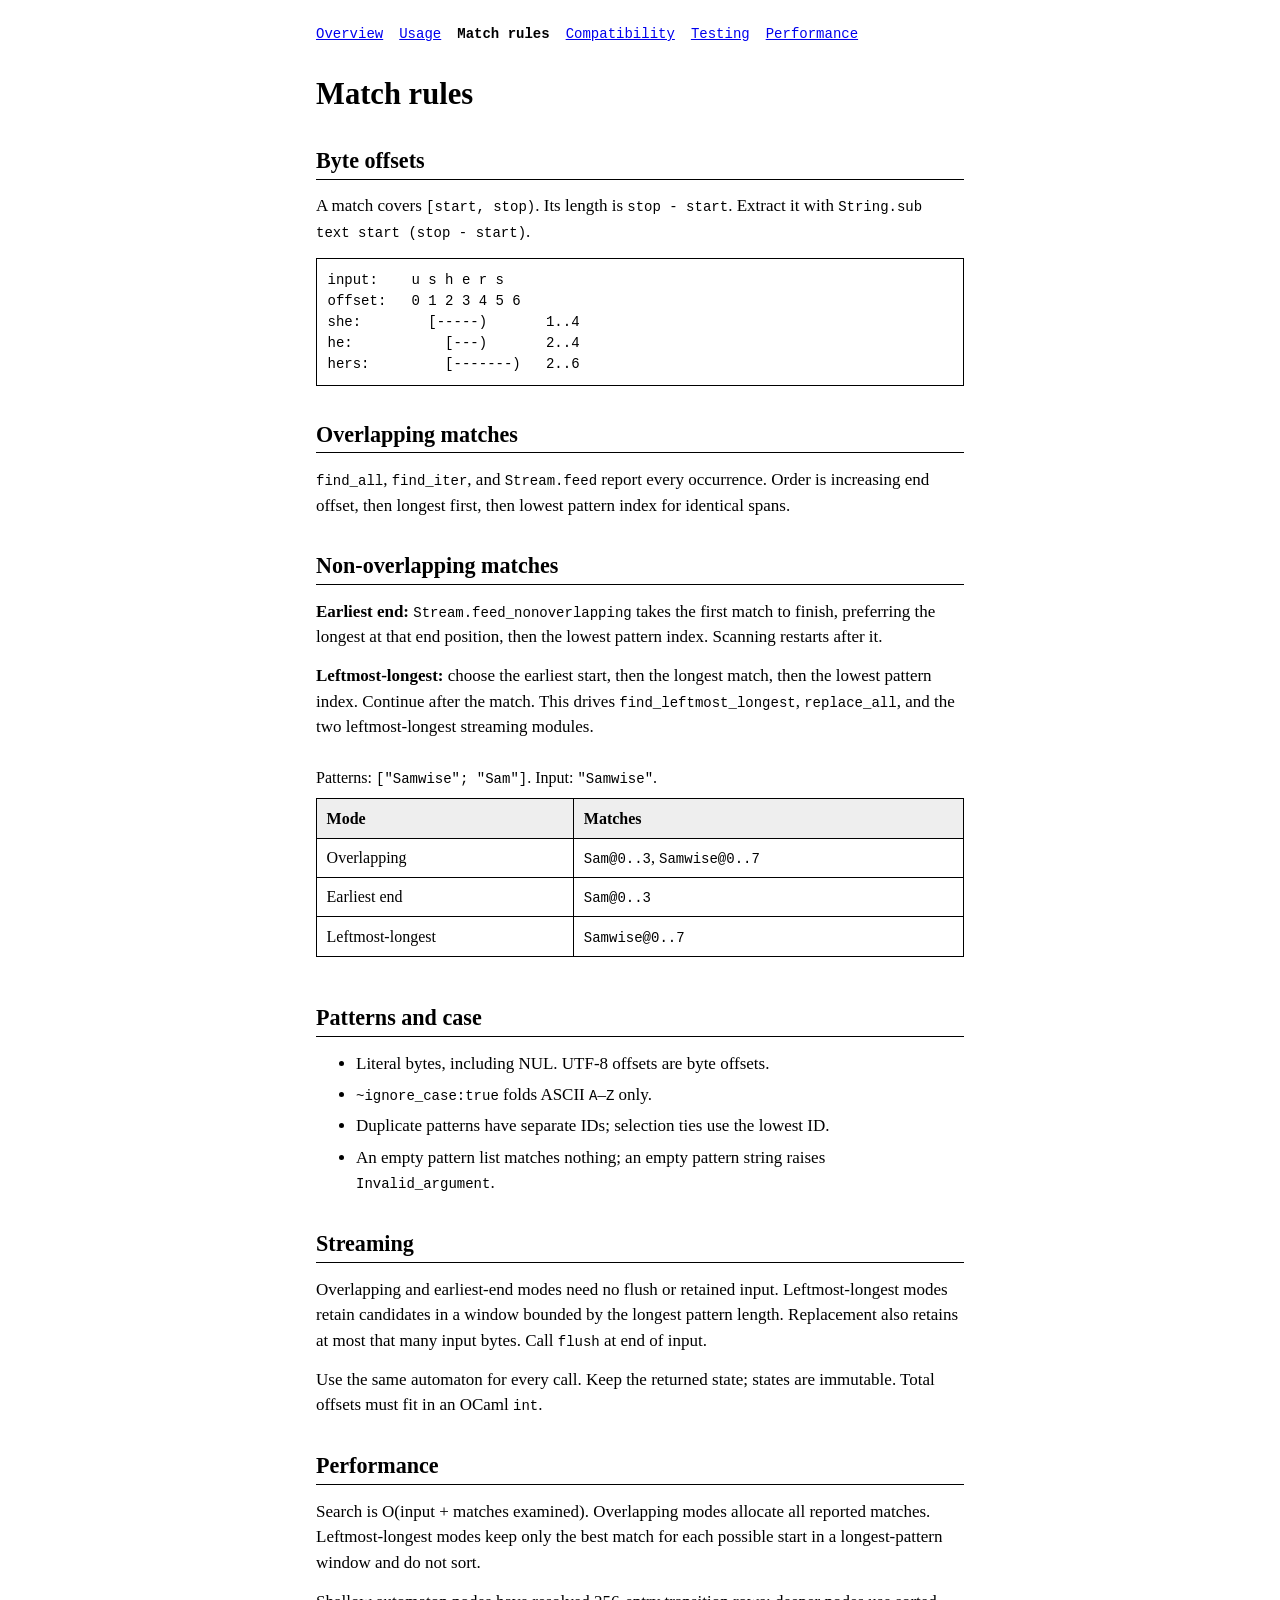
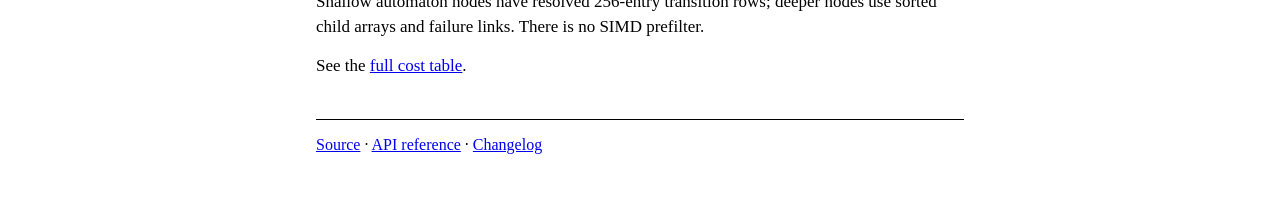
<file: website/semantics.html>
<!doctype html>
<html lang="en">
  <head>
    <meta charset="utf-8">
    <meta name="viewport" content="width=device-width, initial-scale=1">
    <meta name="description" content="Byte offsets, match ordering, non-overlapping selection, and streaming costs.">
    <meta name="theme-color" content="#ffffff">
    <meta property="og:type" content="website">
    <meta property="og:title" content="Match rules">
    <meta property="og:description" content="Byte offsets, match ordering, non-overlapping selection, and streaming costs.">
    <meta property="og:url" content="https://ville.dev/ocaml-aho-corasick/semantics.html">
    <meta name="twitter:card" content="summary">
    <meta name="twitter:title" content="Match rules">
    <meta name="twitter:description" content="Byte offsets, match ordering, non-overlapping selection, and streaming costs.">
    <link rel="canonical" href="https://ville.dev/ocaml-aho-corasick/semantics.html">
    <link rel="stylesheet" href="styles.css?v=0.1.0">
    <title>Match rules — ocaml-aho-corasick</title>
  </head>
  <body>
    <a class="skip-link" href="#content">Skip to content</a>
    <nav class="top" aria-label="Primary navigation">
        <a href="index.html">Overview</a>
        <a href="api.html">Usage</a>
        <a href="semantics.html" aria-current="page">Match rules</a>
        <a href="compatibility.html">Compatibility</a>
        <a href="correctness.html">Testing</a>
        <a href="performance.html">Performance</a>
    </nav>
    <main id="content">
      <h1>Match rules</h1>
      <h2 id="offsets">Byte offsets</h2>
      <p>A match covers <code>[start, stop)</code>. Its length is
        <code>stop - start</code>. Extract it with
        <code>String.sub text start (stop - start)</code>.</p>
      <pre><code>input:    u s h e r s
offset:   0 1 2 3 4 5 6
she:        [-----)       1..4
he:           [---)       2..4
hers:         [-------)   2..6</code></pre>

      <h2 id="order">Overlapping matches</h2>
      <p><code>find_all</code>, <code>find_iter</code>, and <code>Stream.feed</code>
        report every occurrence. Order is increasing end offset, then longest
        first, then lowest pattern index for identical spans.</p>

      <h2 id="leftmost-longest">Non-overlapping matches</h2>
      <p><strong>Earliest end:</strong> <code>Stream.feed_nonoverlapping</code>
        takes the first match to finish, preferring the longest at that end
        position, then the lowest pattern index. Scanning restarts after it.</p>
      <p><strong>Leftmost-longest:</strong> choose the earliest start, then the
        longest match, then the lowest pattern index. Continue after the match.
        This drives <code>find_leftmost_longest</code>, <code>replace_all</code>,
        and the two leftmost-longest streaming modules.</p>
      <div class="table-scroll"><table>
        <caption>Patterns: <code>["Samwise"; "Sam"]</code>. Input: <code>"Samwise"</code>.</caption>
        <thead><tr><th scope="col">Mode</th><th scope="col">Matches</th></tr></thead>
        <tbody>
          <tr><td>Overlapping</td><td><code>Sam@0..3</code>, <code>Samwise@0..7</code></td></tr>
          <tr><td>Earliest end</td><td><code>Sam@0..3</code></td></tr>
          <tr><td>Leftmost-longest</td><td><code>Samwise@0..7</code></td></tr>
        </tbody>
      </table></div>

      <h2 id="edge-cases">Patterns and case</h2>
      <ul>
        <li>Literal bytes, including NUL. UTF-8 offsets are byte offsets.</li>
        <li><code>~ignore_case:true</code> folds ASCII <code>A</code>&ndash;<code>Z</code> only.</li>
        <li>Duplicate patterns have separate IDs; selection ties use the lowest ID.</li>
        <li>An empty pattern list matches nothing; an empty pattern string raises <code>Invalid_argument</code>.</li>
      </ul>

      <h2 id="streaming">Streaming</h2>
      <p>Overlapping and earliest-end modes need no flush or retained input.
        Leftmost-longest modes retain candidates in a window bounded by the
        longest pattern length. Replacement also retains at most that many
        input bytes. Call <code>flush</code> at end of input.</p>
      <p>Use the same automaton for every call. Keep the returned state;
        states are immutable. Total offsets must fit in an OCaml <code>int</code>.</p>

      <h2 id="performance">Performance</h2>
      <p>Search is O(input + matches examined). Overlapping modes allocate all
        reported matches. Leftmost-longest modes keep only the best match for
        each possible start in a longest-pattern window and do not sort.</p>
      <p>Shallow automaton nodes have resolved 256-entry transition rows;
        deeper nodes use sorted child arrays and failure links. There is no
        SIMD prefilter.</p>
      <p>See the <a href="https://github.com/thevilledev/ocaml-aho-corasick/blob/main/docs/semantics.md#performance">full cost table</a>.</p>
    </main>
    <footer>
      <a href="https://github.com/thevilledev/ocaml-aho-corasick">Source</a> &middot;
      <a href="api/aho-corasick/Aho_corasick/index.html">API reference</a> &middot;
      <a href="https://github.com/thevilledev/ocaml-aho-corasick/blob/main/CHANGES.md">Changelog</a>
    </footer>
  </body>
</html>
</file>
<file: website/styles.css>
/* Plain black-on-white documentation. */
* { box-sizing: border-box; }
html { background: #fff; color: #000; }
body {
  max-width: 80ch;
  margin: 0 auto;
  padding: 1.5rem 1rem 3rem;
  font-family: "Times New Roman", Times, serif;
  font-size: 1.0625rem;
  line-height: 1.5;
}
h1, h2 { line-height: 1.2; }
h1 { font-size: 1.8em; margin: 1em 0 0.5em; }
h2 {
  font-size: 1.3em;
  margin: 1.6em 0 0.5em;
  border-bottom: 1px solid #000;
  padding-bottom: 0.2em;
}
p, ul, ol { margin: 0.8em 0; }
li { margin: 0.35em 0; }
a { color: #00e; }
a:visited { color: #551a8b; }
a:focus-visible { outline: 2px solid currentColor; outline-offset: 3px; }
code, pre, nav {
  font-family: ui-monospace, "SF Mono", Menlo, Consolas, monospace;
  font-size: 0.875rem;
}
code { overflow-wrap: anywhere; }
pre {
  border: 1px solid #000;
  padding: 0.75em;
  overflow-x: auto;
  line-height: 1.5;
}
pre code { font-size: inherit; overflow-wrap: normal; }
nav.top { display: flex; flex-wrap: wrap; gap: 0.5rem 1rem; }
nav a { white-space: nowrap; }
nav a[aria-current="page"] { color: #000; font-weight: bold; text-decoration: none; }
.table-scroll { overflow-x: auto; }
table { border-collapse: collapse; width: 100%; margin: 0.8em 0; font-size: 1rem; }
caption { text-align: left; padding-bottom: 0.5em; }
th, td { border: 1px solid #000; padding: 0.45em 0.6em; text-align: left; vertical-align: top; }
thead th { background: #eee; }
.fine { font-size: 0.95rem; }
footer { margin-top: 2.5rem; border-top: 1px solid #000; padding-top: 0.8rem; font-size: 1rem; }
.skip-link { position: absolute; left: -9999px; }
.skip-link:focus { position: static; }
</file>
